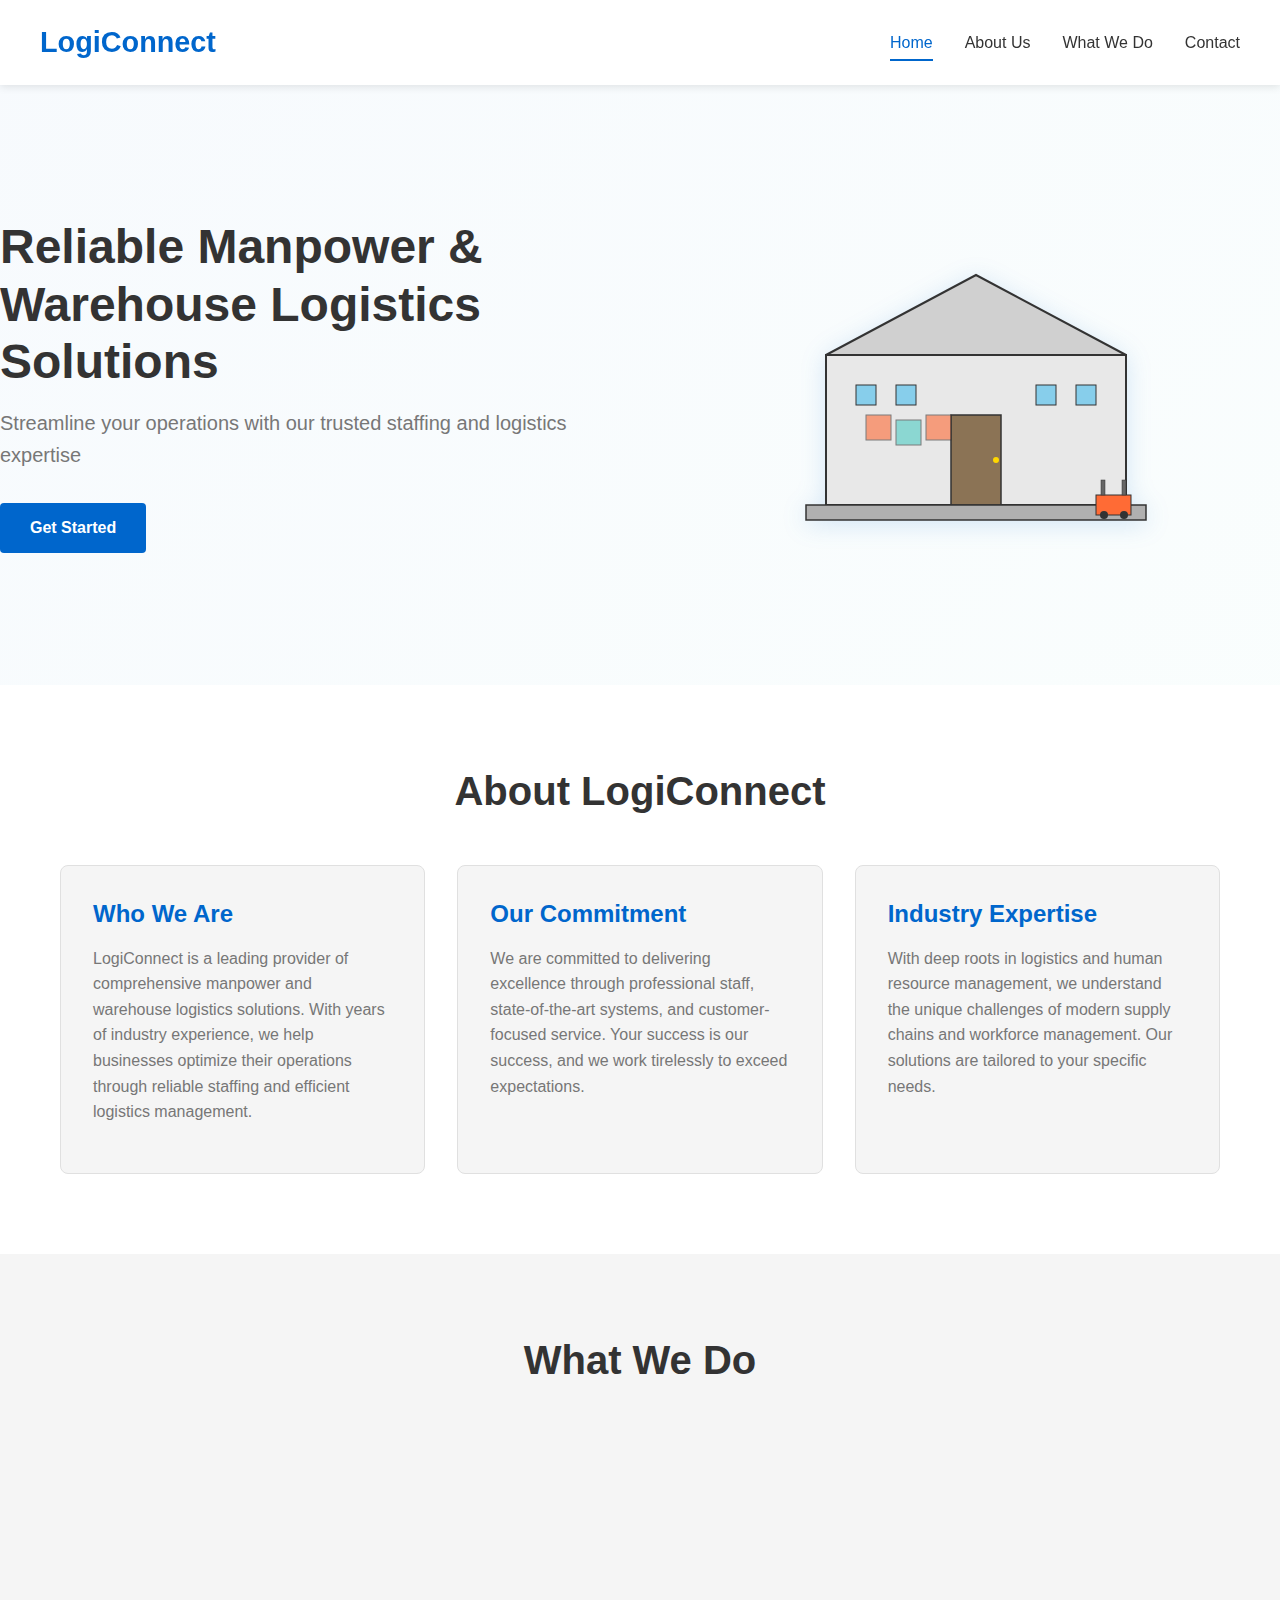
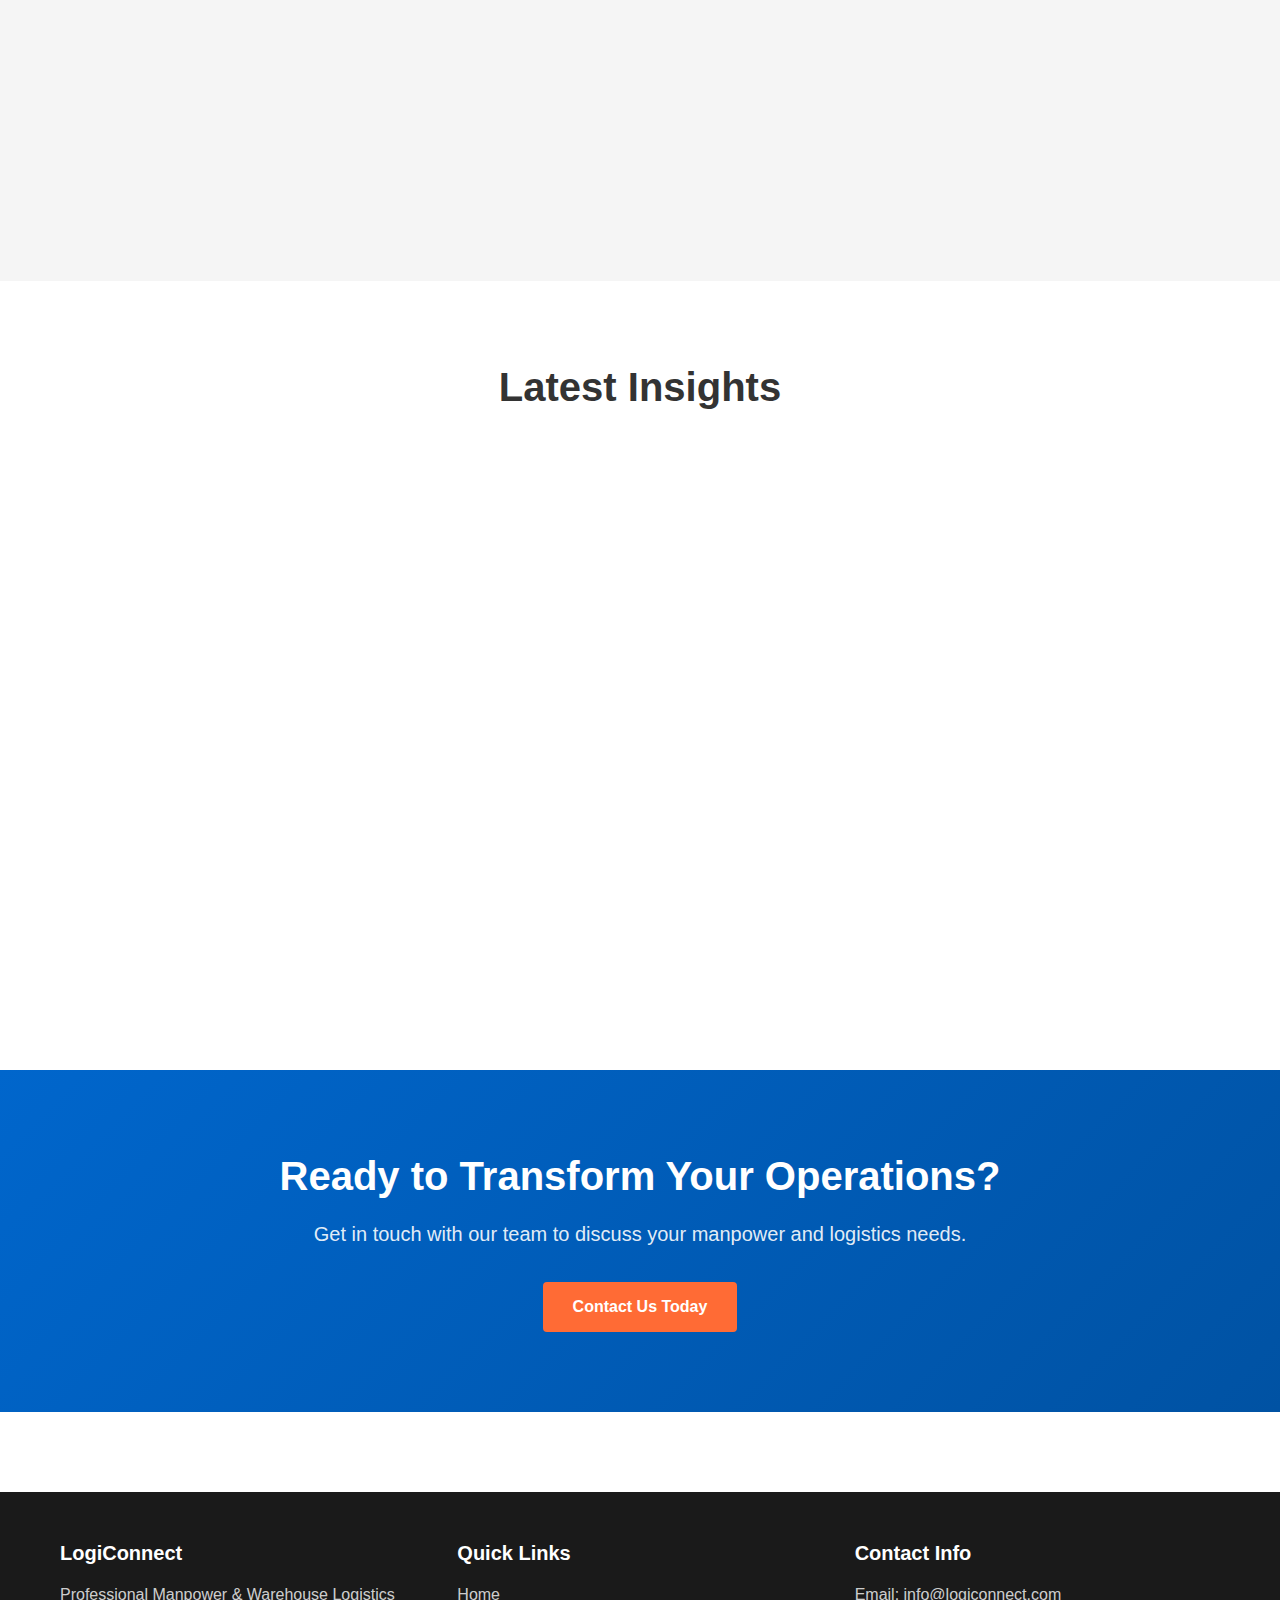
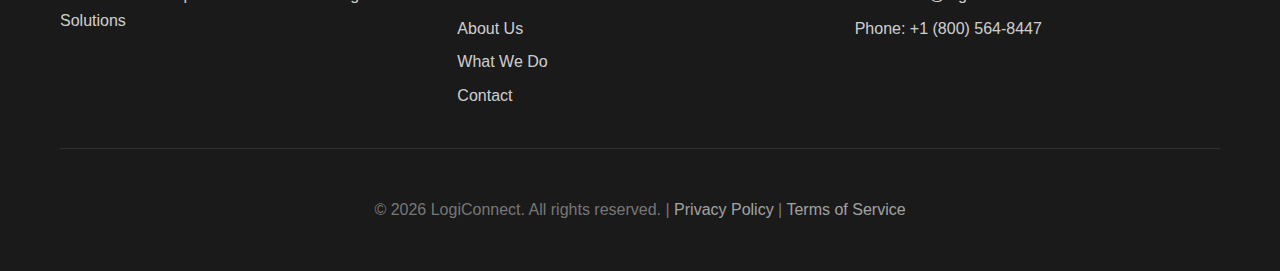
<file: index.html>
<!DOCTYPE html>
<html lang="en">
<head>
    <meta charset="UTF-8">
    <meta name="viewport" content="width=device-width, initial-scale=1.0">
    <meta name="description" content="LogiConnect - Professional Manpower & Warehouse Logistics Solutions">
    <meta name="keywords" content="warehouse, logistics, manpower supply, staffing">
    <meta name="author" content="LogiConnect">
    <title>LogiConnect | Manpower & Warehouse Logistics Solutions</title>
    <link rel="stylesheet" href="css/styles.css">
</head>
<body>
    <!-- Navigation Header -->
    <header class="navbar">
        <div class="container navbar-container">
            <div class="logo">
                <h1>LogiConnect</h1>
            </div>
            <button class="mobile-menu-btn" id="mobileMenuBtn">
                <span></span>
                <span></span>
                <span></span>
            </button>
            <nav class="nav-menu" id="navMenu">
                <a href="index.html" class="nav-link active">Home</a>
                <a href="about.html" class="nav-link">About Us</a>
                <a href="services.html" class="nav-link">What We Do</a>
                <a href="contact.html" class="nav-link">Contact</a>
            </nav>
        </div>
    </header>

    <!-- Hero Section -->
    <section class="hero">
        <div class="hero-content">
            <h2 class="hero-title">Reliable Manpower & Warehouse Logistics Solutions</h2>
            <p class="hero-subtitle">Streamline your operations with our trusted staffing and logistics expertise</p>
            <a href="contact.html" class="btn btn-primary">Get Started</a>
        </div>
        <div class="hero-image">
            <svg viewBox="0 0 400 300" xmlns="http://www.w3.org/2000/svg" class="warehouse-icon">
                <!-- Warehouse Building -->
                <rect x="50" y="120" width="300" height="150" fill="#E8E8E8" stroke="#333" stroke-width="2"/>
                
                <!-- Roof -->
                <polygon points="50,120 200,40 350,120" fill="#D0D0D0" stroke="#333" stroke-width="2"/>
                
                <!-- Main door -->
                <rect x="175" y="180" width="50" height="90" fill="#8B7355" stroke="#333" stroke-width="1.5"/>
                
                <!-- Door handle -->
                <circle cx="220" cy="225" r="3" fill="#FFD700"/>
                
                <!-- Windows/vents left section -->
                <rect x="80" y="150" width="20" height="20" fill="#87CEEB" stroke="#333" stroke-width="1"/>
                <rect x="120" y="150" width="20" height="20" fill="#87CEEB" stroke="#333" stroke-width="1"/>
                
                <!-- Windows/vents right section -->
                <rect x="260" y="150" width="20" height="20" fill="#87CEEB" stroke="#333" stroke-width="1"/>
                <rect x="300" y="150" width="20" height="20" fill="#87CEEB" stroke="#333" stroke-width="1"/>
                
                <!-- Loading dock -->
                <rect x="30" y="270" width="340" height="15" fill="#B0B0B0" stroke="#333" stroke-width="1.5"/>
                
                <!-- Forklift -->
                <g transform="translate(320, 260)">
                    <!-- Body -->
                    <rect x="0" y="0" width="35" height="20" fill="#FF6B35" stroke="#333" stroke-width="1"/>
                    <!-- Wheels -->
                    <circle cx="8" cy="20" r="4" fill="#333"/>
                    <circle cx="28" cy="20" r="4" fill="#333"/>
                    <!-- Forks -->
                    <rect x="5" y="-15" width="4" height="15" fill="#666" stroke="#333" stroke-width="0.5"/>
                    <rect x="26" y="-15" width="4" height="15" fill="#666" stroke="#333" stroke-width="0.5"/>
                </g>
                
                <!-- Stacked boxes inside -->
                <g opacity="0.6">
                    <rect x="90" y="180" width="25" height="25" fill="#FF6B35" stroke="#333" stroke-width="1"/>
                    <rect x="120" y="185" width="25" height="25" fill="#4ECDC4" stroke="#333" stroke-width="1"/>
                    <rect x="150" y="180" width="25" height="25" fill="#FF6B35" stroke="#333" stroke-width="1"/>
                </g>
            </svg>
        </div>
    </section>

    <!-- About Us Preview Section -->
    <section class="about-preview section-padding">
        <div class="container">
            <h2 class="section-title">About LogiConnect</h2>
            <div class="about-preview-grid">
                <div class="about-card">
                    <h3>Who We Are</h3>
                    <p>LogiConnect is a leading provider of comprehensive manpower and warehouse logistics solutions. With years of industry experience, we help businesses optimize their operations through reliable staffing and efficient logistics management.</p>
                </div>
                <div class="about-card">
                    <h3>Our Commitment</h3>
                    <p>We are committed to delivering excellence through professional staff, state-of-the-art systems, and customer-focused service. Your success is our success, and we work tirelessly to exceed expectations.</p>
                </div>
                <div class="about-card">
                    <h3>Industry Expertise</h3>
                    <p>With deep roots in logistics and human resource management, we understand the unique challenges of modern supply chains and workforce management. Our solutions are tailored to your specific needs.</p>
                </div>
            </div>
        </div>
    </section>

    <!-- Services Preview Section -->
    <section class="services-preview section-padding bg-light">
        <div class="container">
            <h2 class="section-title">What We Do</h2>
            <div class="services-grid">
                <div class="service-card fade-in-on-scroll">
                    <div class="service-icon">
                        <svg viewBox="0 0 100 100" xmlns="http://www.w3.org/2000/svg">
                            <!-- Person icon -->
                            <circle cx="50" cy="25" r="12" fill="#0066CC" stroke="#333" stroke-width="1.5"/>
                            <path d="M 30 45 Q 50 35 70 45 L 65 65 L 35 65 Z" fill="#0066CC" stroke="#333" stroke-width="1.5"/>
                        </svg>
                    </div>
                    <h3>Manpower Supply</h3>
                    <p>Trained, vetted professionals ready to join your team. From temporary staffing to permanent placements, we provide the skilled workforce your business needs.</p>
                    <a href="services.html" class="service-link">Learn More →</a>
                </div>

                <div class="service-card fade-in-on-scroll">
                    <div class="service-icon">
                        <svg viewBox="0 0 100 100" xmlns="http://www.w3.org/2000/svg">
                            <!-- Warehouse icon -->
                            <rect x="20" y="35" width="60" height="45" fill="#0066CC" stroke="#333" stroke-width="1.5"/>
                            <polygon points="20,35 50,15 80,35" fill="#0066CC" stroke="#333" stroke-width="1.5"/>
                            <line x1="35" y1="35" x2="35" y2="80" stroke="#333" stroke-width="1"/>
                            <line x1="50" y1="35" x2="50" y2="80" stroke="#333" stroke-width="1"/>
                            <line x1="65" y1="35" x2="65" y2="80" stroke="#333" stroke-width="1"/>
                        </svg>
                    </div>
                    <h3>Warehouse & Logistics Operations</h3>
                    <p>Complete warehouse management solutions including inventory control, order fulfillment, and dispatch services. Optimized for efficiency and accuracy.</p>
                    <a href="services.html" class="service-link">Learn More →</a>
                </div>
            </div>
        </div>
    </section>

    <!-- Blog/Resources Section -->
    <section class="blog-section section-padding">
        <div class="container">
            <h2 class="section-title">Latest Insights</h2>
            <div class="blog-grid">
                <article class="blog-card fade-in-on-scroll">
                    <div class="blog-image-placeholder">
                        <svg viewBox="0 0 300 200" xmlns="http://www.w3.org/2000/svg">
                            <rect width="300" height="200" fill="#F0F0F0"/>
                            <text x="150" y="100" font-size="16" text-anchor="middle" fill="#999">Logistics Insight</text>
                        </svg>
                    </div>
                    <div class="blog-content">
                        <span class="blog-date">January 28, 2026</span>
                        <h3>The Future of Modern Warehouse Management</h3>
                        <p>Explore the latest technologies and best practices shaping the warehouse industry. From automation to data analytics, discover how modern solutions improve efficiency and reduce costs.</p>
                        <a href="#" class="read-more">Read More →</a>
                    </div>
                </article>

                <article class="blog-card fade-in-on-scroll">
                    <div class="blog-image-placeholder">
                        <svg viewBox="0 0 300 200" xmlns="http://www.w3.org/2000/svg">
                            <rect width="300" height="200" fill="#F0F0F0"/>
                            <text x="150" y="100" font-size="16" text-anchor="middle" fill="#999">Workforce Solutions</text>
                        </svg>
                    </div>
                    <div class="blog-content">
                        <span class="blog-date">January 21, 2026</span>
                        <h3>Building a Flexible and Reliable Workforce</h3>
                        <p>A skilled and adaptable workforce is key to business success. Learn how to attract top talent, maintain employee satisfaction, and create a culture of excellence in your organization.</p>
                        <a href="#" class="read-more">Read More →</a>
                    </div>
                </article>

                <article class="blog-card fade-in-on-scroll">
                    <div class="blog-image-placeholder">
                        <svg viewBox="0 0 300 200" xmlns="http://www.w3.org/2000/svg">
                            <rect width="300" height="200" fill="#F0F0F0"/>
                            <text x="150" y="100" font-size="16" text-anchor="middle" fill="#999">Supply Chain</text>
                        </svg>
                    </div>
                    <div class="blog-content">
                        <span class="blog-date">January 14, 2026</span>
                        <h3>Supply Chain Optimization: Strategies for Success</h3>
                        <p>Streamline your supply chain operations with proven strategies. Discover how to reduce lead times, minimize inventory costs, and enhance overall operational efficiency.</p>
                        <a href="#" class="read-more">Read More →</a>
                    </div>
                </article>
            </div>
        </div>
    </section>

    <!-- CTA Section -->
    <section class="cta-section">
        <div class="container cta-content">
            <h2>Ready to Transform Your Operations?</h2>
            <p>Get in touch with our team to discuss your manpower and logistics needs.</p>
            <a href="contact.html" class="btn btn-secondary">Contact Us Today</a>
        </div>
    </section>

    <!-- Footer -->
    <footer class="footer">
        <div class="container">
            <div class="footer-grid">
                <div class="footer-section">
                    <h4>LogiConnect</h4>
                    <p>Professional Manpower & Warehouse Logistics Solutions</p>
                </div>
                <div class="footer-section">
                    <h4>Quick Links</h4>
                    <ul>
                        <li><a href="index.html">Home</a></li>
                        <li><a href="about.html">About Us</a></li>
                        <li><a href="services.html">What We Do</a></li>
                        <li><a href="contact.html">Contact</a></li>
                    </ul>
                </div>
                <div class="footer-section">
                    <h4>Contact Info</h4>
                    <p>Email: <a href="mailto:info@logiconnect.com">info@logiconnect.com</a></p>
                    <p>Phone: <a href="tel:+1-800-LOGISTICS">+1 (800) 564-8447</a></p>
                </div>
            </div>
            <div class="footer-bottom">
                <p>&copy; 2026 LogiConnect. All rights reserved. | <a href="#">Privacy Policy</a> | <a href="#">Terms of Service</a></p>
            </div>
        </div>
    </footer>

    <script src="js/script.js"></script>
</body>
</html>
</file>
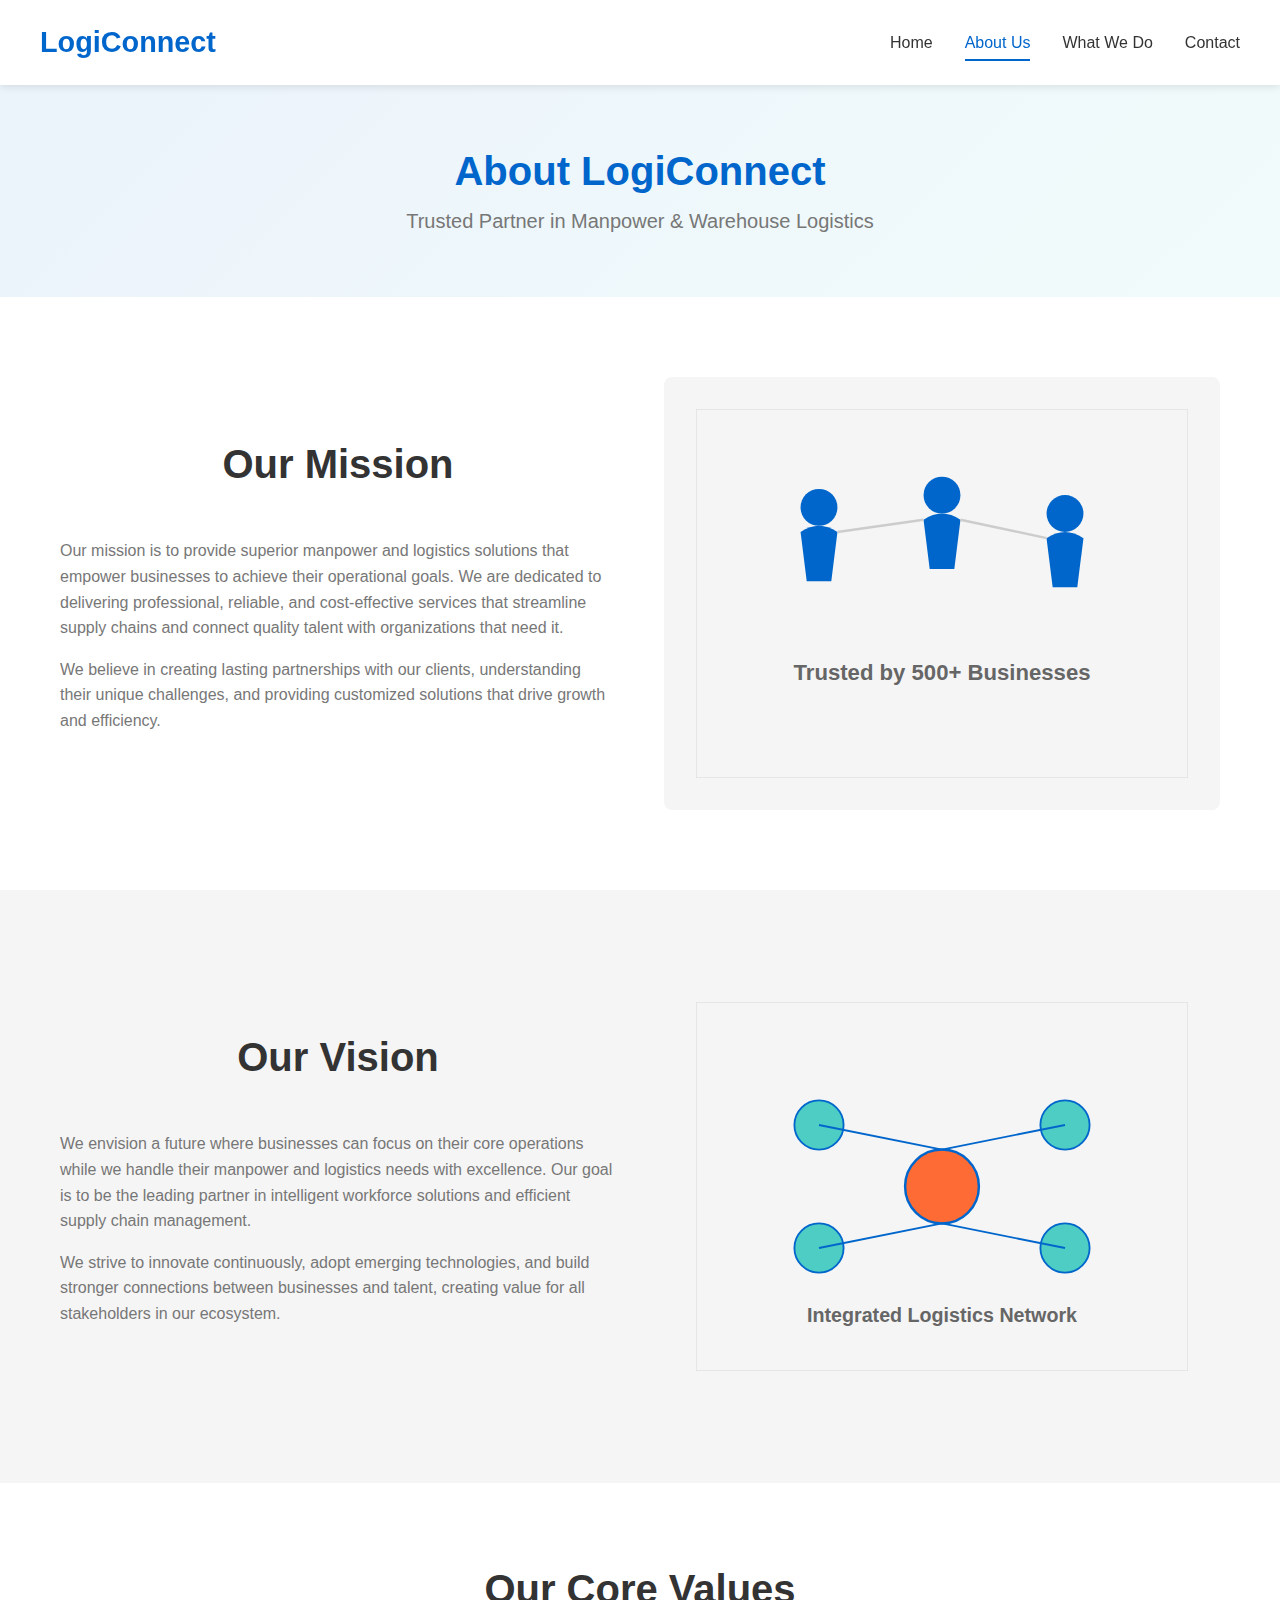
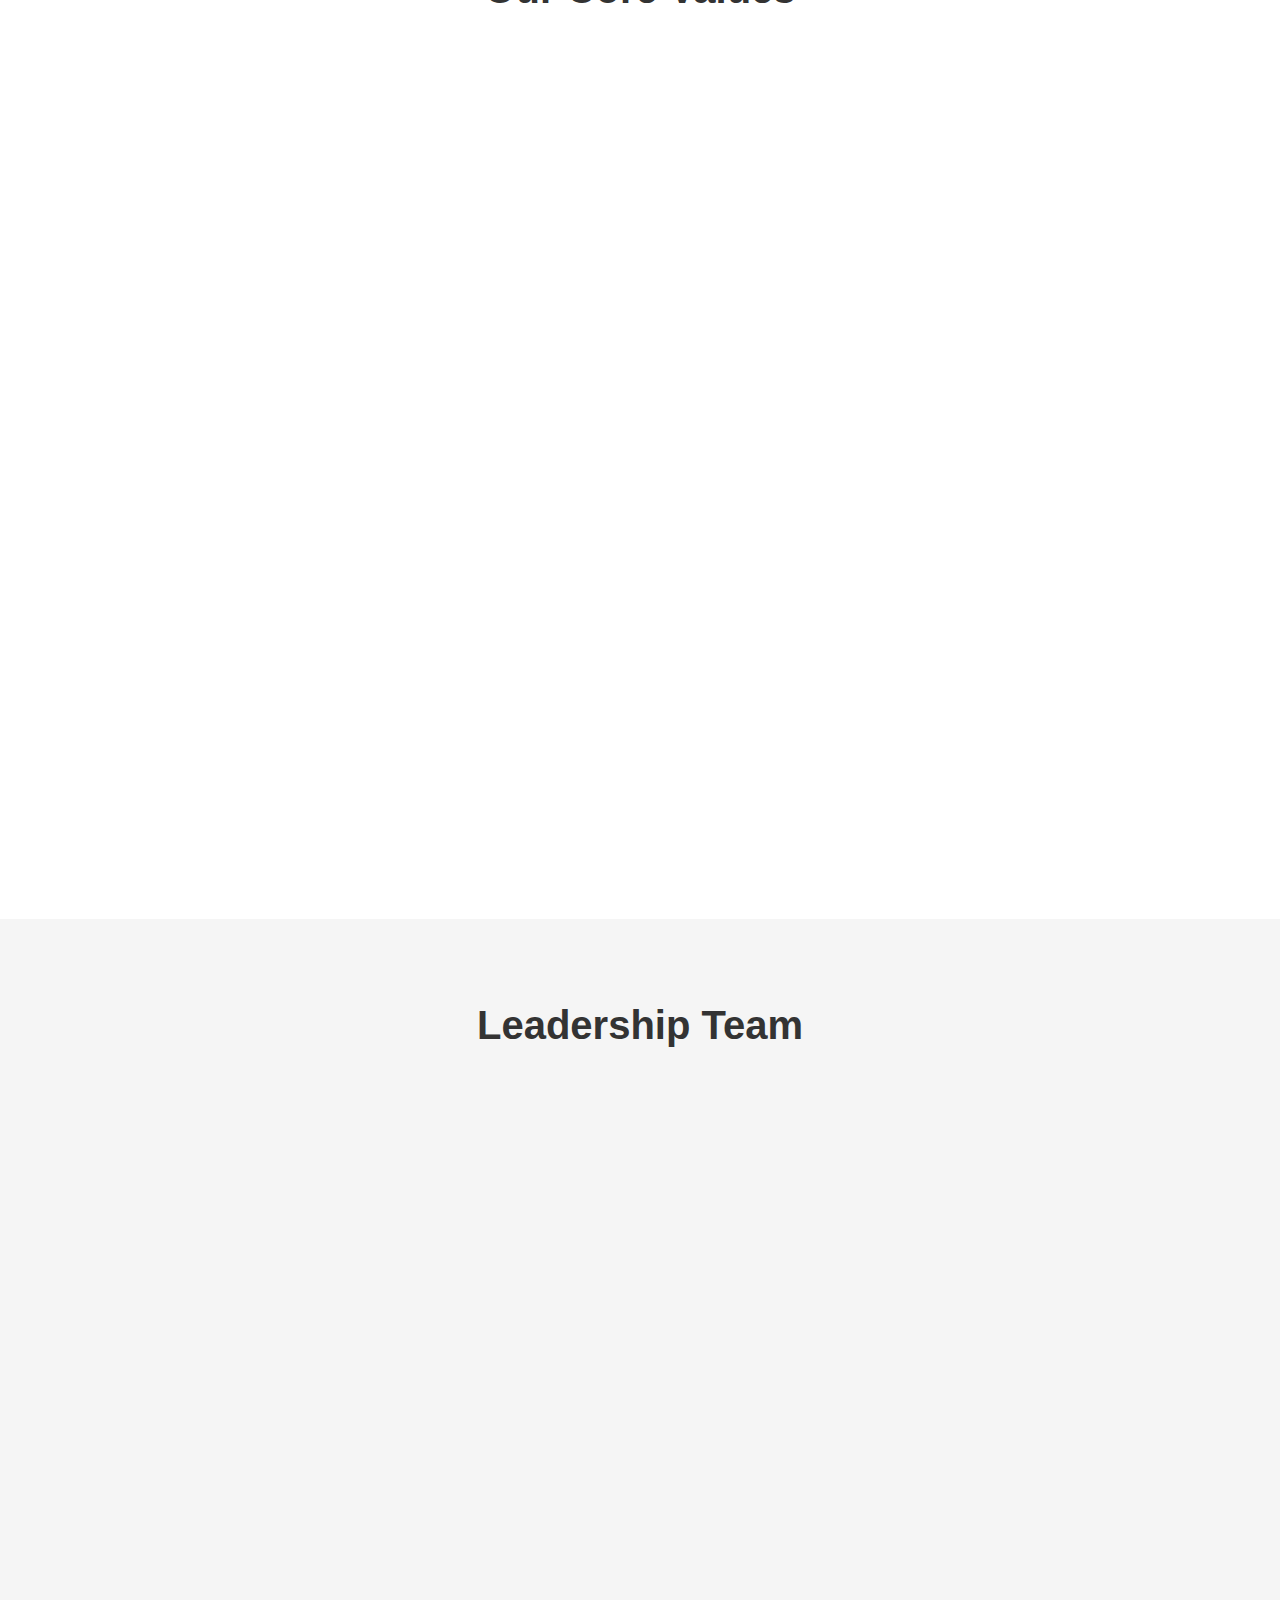
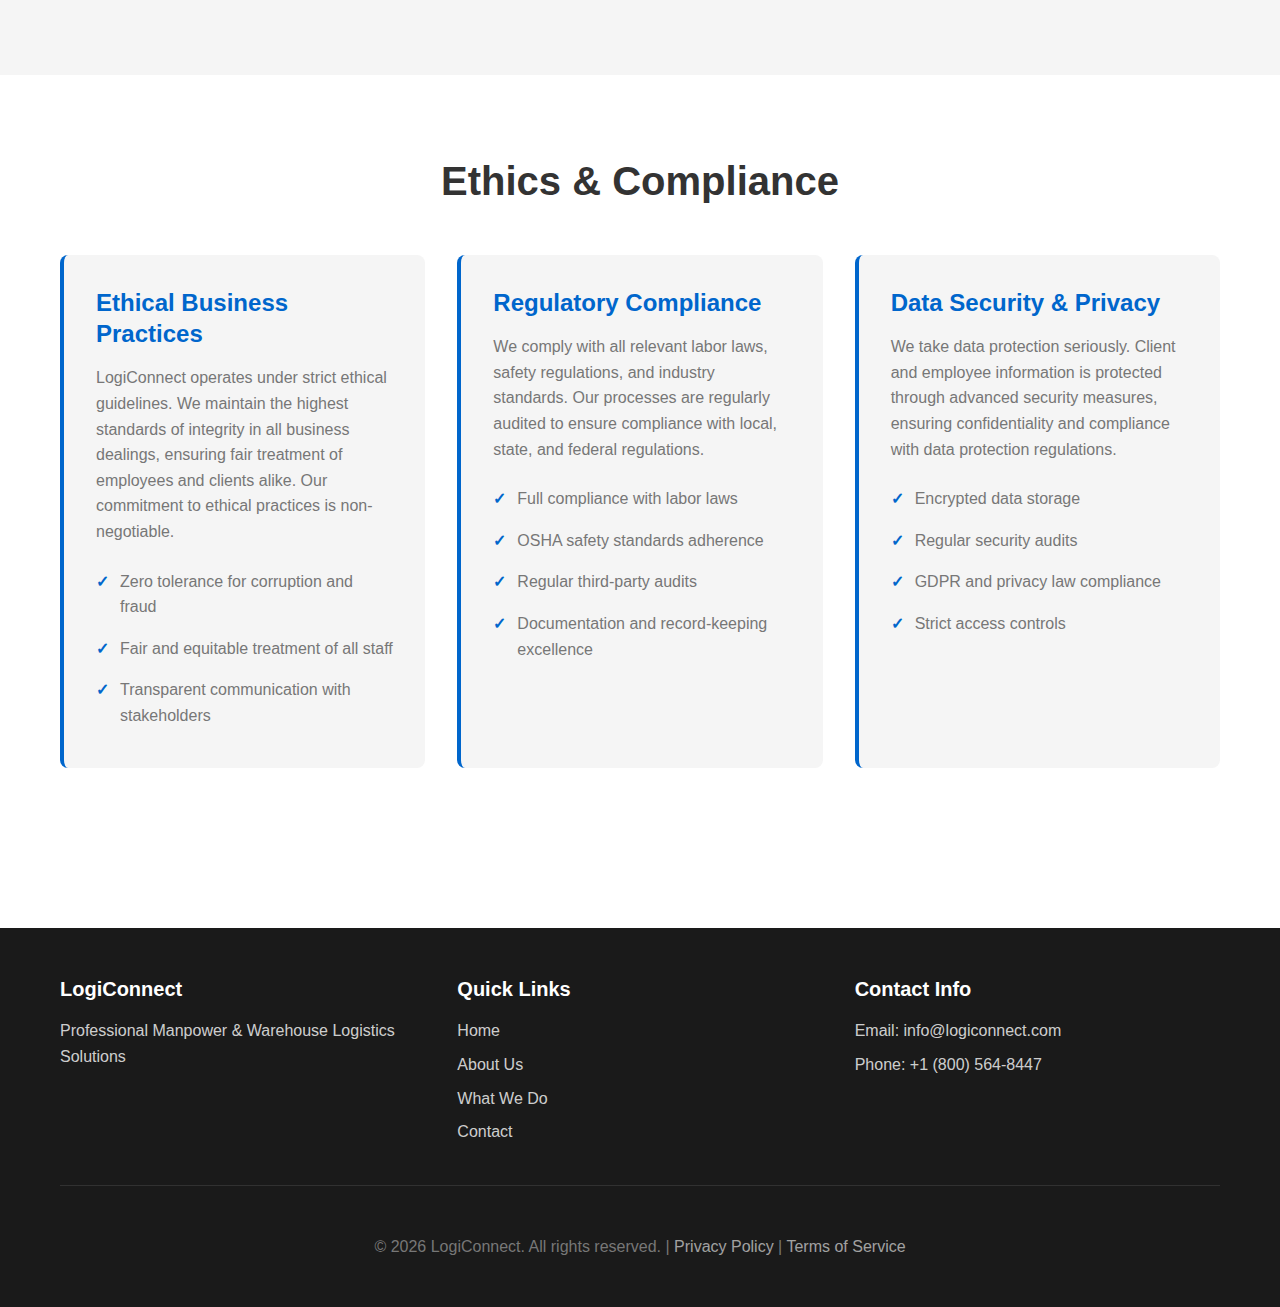
<file: about.html>
<!DOCTYPE html>
<html lang="en">
<head>
    <meta charset="UTF-8">
    <meta name="viewport" content="width=device-width, initial-scale=1.0">
    <meta name="description" content="About LogiConnect - Our Mission, Vision, and Values">
    <meta name="keywords" content="about us, mission, vision, values, logistics company">
    <title>About Us | LogiConnect</title>
    <link rel="stylesheet" href="css/styles.css">
</head>
<body>
    <!-- Navigation Header -->
    <header class="navbar">
        <div class="container navbar-container">
            <div class="logo">
                <h1>LogiConnect</h1>
            </div>
            <button class="mobile-menu-btn" id="mobileMenuBtn">
                <span></span>
                <span></span>
                <span></span>
            </button>
            <nav class="nav-menu" id="navMenu">
                <a href="index.html" class="nav-link">Home</a>
                <a href="about.html" class="nav-link active">About Us</a>
                <a href="services.html" class="nav-link">What We Do</a>
                <a href="contact.html" class="nav-link">Contact</a>
            </nav>
        </div>
    </header>

    <!-- Page Hero -->
    <section class="page-hero">
        <div class="container">
            <h2 class="page-title">About LogiConnect</h2>
            <p class="page-subtitle">Trusted Partner in Manpower & Warehouse Logistics</p>
        </div>
    </section>

    <!-- Mission Section -->
    <section class="section-padding">
        <div class="container">
            <div class="two-column">
                <div class="content">
                    <h2 class="section-title">Our Mission</h2>
                    <p>Our mission is to provide superior manpower and logistics solutions that empower businesses to achieve their operational goals. We are dedicated to delivering professional, reliable, and cost-effective services that streamline supply chains and connect quality talent with organizations that need it.</p>
                    <p>We believe in creating lasting partnerships with our clients, understanding their unique challenges, and providing customized solutions that drive growth and efficiency.</p>
                </div>
                <div class="image-placeholder">
                    <svg viewBox="0 0 400 300" xmlns="http://www.w3.org/2000/svg">
                        <rect width="400" height="300" fill="#F5F5F5" stroke="#DDD" stroke-width="1"/>
                        <!-- Team silhouettes -->
                        <circle cx="100" cy="80" r="15" fill="#0066CC"/>
                        <path d="M 85 100 Q 100 90 115 100 L 110 140 L 90 140 Z" fill="#0066CC"/>
                        
                        <circle cx="200" cy="70" r="15" fill="#0066CC"/>
                        <path d="M 185 90 Q 200 80 215 90 L 210 130 L 190 130 Z" fill="#0066CC"/>
                        
                        <circle cx="300" cy="85" r="15" fill="#0066CC"/>
                        <path d="M 285 105 Q 300 95 315 105 L 310 145 L 290 145 Z" fill="#0066CC"/>
                        
                        <!-- Connection lines -->
                        <line x1="115" y1="100" x2="185" y2="90" stroke="#CCC" stroke-width="2"/>
                        <line x1="215" y1="90" x2="285" y2="105" stroke="#CCC" stroke-width="2"/>
                        
                        <!-- Growth indicator -->
                        <text x="200" y="220" font-size="18" font-weight="bold" text-anchor="middle" fill="#666">Trusted by 500+ Businesses</text>
                    </svg>
                </div>
            </div>
        </div>
    </section>

    <!-- Vision Section -->
    <section class="section-padding bg-light">
        <div class="container">
            <div class="two-column reverse">
                <div class="image-placeholder">
                    <svg viewBox="0 0 400 300" xmlns="http://www.w3.org/2000/svg">
                        <rect width="400" height="300" fill="#F5F5F5" stroke="#DDD" stroke-width="1"/>
                        <!-- Future vision - connected network -->
                        <circle cx="200" cy="150" r="30" fill="#FF6B35" stroke="#0066CC" stroke-width="2"/>
                        <circle cx="100" cy="100" r="20" fill="#4ECDC4" stroke="#0066CC" stroke-width="1.5"/>
                        <circle cx="300" cy="100" r="20" fill="#4ECDC4" stroke="#0066CC" stroke-width="1.5"/>
                        <circle cx="100" cy="200" r="20" fill="#4ECDC4" stroke="#0066CC" stroke-width="1.5"/>
                        <circle cx="300" cy="200" r="20" fill="#4ECDC4" stroke="#0066CC" stroke-width="1.5"/>
                        
                        <!-- Connection lines -->
                        <line x1="200" y1="120" x2="100" y2="100" stroke="#0066CC" stroke-width="1.5"/>
                        <line x1="200" y1="120" x2="300" y2="100" stroke="#0066CC" stroke-width="1.5"/>
                        <line x1="200" y1="180" x2="100" y2="200" stroke="#0066CC" stroke-width="1.5"/>
                        <line x1="200" y1="180" x2="300" y2="200" stroke="#0066CC" stroke-width="1.5"/>
                        
                        <text x="200" y="260" font-size="16" font-weight="bold" text-anchor="middle" fill="#666">Integrated Logistics Network</text>
                    </svg>
                </div>
                <div class="content">
                    <h2 class="section-title">Our Vision</h2>
                    <p>We envision a future where businesses can focus on their core operations while we handle their manpower and logistics needs with excellence. Our goal is to be the leading partner in intelligent workforce solutions and efficient supply chain management.</p>
                    <p>We strive to innovate continuously, adopt emerging technologies, and build stronger connections between businesses and talent, creating value for all stakeholders in our ecosystem.</p>
                </div>
            </div>
        </div>
    </section>

    <!-- Values Section -->
    <section class="section-padding">
        <div class="container">
            <h2 class="section-title text-center">Our Core Values</h2>
            <div class="values-grid">
                <div class="value-card fade-in-on-scroll">
                    <div class="value-icon">
                        <svg viewBox="0 0 100 100" xmlns="http://www.w3.org/2000/svg">
                            <!-- Trust/handshake -->
                            <path d="M 30 50 Q 30 30 50 30 Q 70 30 70 50" fill="none" stroke="#0066CC" stroke-width="3"/>
                            <circle cx="35" cy="60" r="8" fill="#0066CC"/>
                            <circle cx="65" cy="60" r="8" fill="#0066CC"/>
                            <path d="M 35 68 L 35 80 M 65 68 L 65 80" stroke="#0066CC" stroke-width="2"/>
                        </svg>
                    </div>
                    <h3>Trust & Integrity</h3>
                    <p>We build relationships based on honesty, transparency, and accountability. Every promise we make is one we keep.</p>
                </div>

                <div class="value-card fade-in-on-scroll">
                    <div class="value-icon">
                        <svg viewBox="0 0 100 100" xmlns="http://www.w3.org/2000/svg">
                            <!-- Excellence/star -->
                            <polygon points="50,15 61,40 88,40 67,58 78,83 50,65 22,83 33,58 12,40 39,40" fill="#0066CC"/>
                        </svg>
                    </div>
                    <h3>Excellence</h3>
                    <p>We are committed to delivering exceptional quality in everything we do, continuously improving our services and processes.</p>
                </div>

                <div class="value-card fade-in-on-scroll">
                    <div class="value-icon">
                        <svg viewBox="0 0 100 100" xmlns="http://www.w3.org/2000/svg">
                            <!-- Innovation -->
                            <circle cx="50" cy="50" r="30" fill="none" stroke="#0066CC" stroke-width="2"/>
                            <path d="M 50 20 L 50 80 M 20 50 L 80 50" stroke="#0066CC" stroke-width="2"/>
                            <circle cx="50" cy="50" r="8" fill="#0066CC"/>
                        </svg>
                    </div>
                    <h3>Innovation</h3>
                    <p>We embrace new technologies and methodologies to provide cutting-edge solutions that give our clients a competitive edge.</p>
                </div>

                <div class="value-card fade-in-on-scroll">
                    <div class="value-icon">
                        <svg viewBox="0 0 100 100" xmlns="http://www.w3.org/2000/svg">
                            <!-- Teamwork/people -->
                            <circle cx="30" cy="35" r="12" fill="#0066CC"/>
                            <path d="M 18 50 Q 30 42 42 50 L 40 70 L 20 70 Z" fill="#0066CC"/>
                            
                            <circle cx="50" cy="30" r="12" fill="#0066CC"/>
                            <path d="M 38 45 Q 50 37 62 45 L 60 65 L 40 65 Z" fill="#0066CC"/>
                            
                            <circle cx="70" cy="35" r="12" fill="#0066CC"/>
                            <path d="M 58 50 Q 70 42 82 50 L 80 70 L 60 70 Z" fill="#0066CC"/>
                        </svg>
                    </div>
                    <h3>Teamwork</h3>
                    <p>We believe in collaboration and mutual respect, working as one team with our clients and staff to achieve shared success.</p>
                </div>

                <div class="value-card fade-in-on-scroll">
                    <div class="value-icon">
                        <svg viewBox="0 0 100 100" xmlns="http://www.w3.org/2000/svg">
                            <!-- Customer focus/heart -->
                            <path d="M 50 85 C 30 75 20 60 20 45 C 20 35 28 28 35 28 C 42 28 50 35 50 35 C 50 35 58 28 65 28 C 72 28 80 35 80 45 C 80 60 70 75 50 85 Z" fill="#0066CC"/>
                        </svg>
                    </div>
                    <h3>Customer Focus</h3>
                    <p>Our clients are at the heart of everything we do. We listen to their needs and tailor solutions that drive real results.</p>
                </div>

                <div class="value-card fade-in-on-scroll">
                    <div class="value-icon">
                        <svg viewBox="0 0 100 100" xmlns="http://www.w3.org/2000/svg">
                            <!-- Sustainability/leaf -->
                            <ellipse cx="50" cy="45" rx="15" ry="25" fill="#0066CC"/>
                            <ellipse cx="50" cy="45" rx="8" ry="15" fill="#F5F5F5"/>
                            <path d="M 50 20 Q 45 35 50 70" stroke="#0066CC" stroke-width="2" fill="none"/>
                        </svg>
                    </div>
                    <h3>Sustainability</h3>
                    <p>We are committed to responsible business practices that benefit our communities and protect the environment for future generations.</p>
                </div>
            </div>
        </div>
    </section>

    <!-- Leadership Section -->
    <section class="section-padding bg-light">
        <div class="container">
            <h2 class="section-title text-center">Leadership Team</h2>
            <div class="team-grid">
                <div class="team-card fade-in-on-scroll">
                    <div class="team-image">
                        <svg viewBox="0 0 200 220" xmlns="http://www.w3.org/2000/svg">
                            <rect width="200" height="220" fill="#E8E8E8"/>
                            <circle cx="100" cy="60" r="40" fill="#0066CC"/>
                            <path d="M 60 110 Q 100 95 140 110 L 135 170 L 65 170 Z" fill="#0066CC"/>
                        </svg>
                    </div>
                    <h3>John Mitchell</h3>
                    <p class="role">Chief Executive Officer</p>
                    <p>With 20+ years in logistics and supply chain management, John leads LogiConnect with vision and strategic direction.</p>
                </div>

                <div class="team-card fade-in-on-scroll">
                    <div class="team-image">
                        <svg viewBox="0 0 200 220" xmlns="http://www.w3.org/2000/svg">
                            <rect width="200" height="220" fill="#E8E8E8"/>
                            <circle cx="100" cy="60" r="40" fill="#FF6B35"/>
                            <path d="M 60 110 Q 100 95 140 110 L 135 170 L 65 170 Z" fill="#FF6B35"/>
                        </svg>
                    </div>
                    <h3>Sarah Johnson</h3>
                    <p class="role">Director of Operations</p>
                    <p>Sarah oversees all operational aspects with 15 years of experience in warehouse management and process optimization.</p>
                </div>

                <div class="team-card fade-in-on-scroll">
                    <div class="team-image">
                        <svg viewBox="0 0 200 220" xmlns="http://www.w3.org/2000/svg">
                            <rect width="200" height="220" fill="#E8E8E8"/>
                            <circle cx="100" cy="60" r="40" fill="#4ECDC4"/>
                            <path d="M 60 110 Q 100 95 140 110 L 135 170 L 65 170 Z" fill="#4ECDC4"/>
                        </svg>
                    </div>
                    <h3>Michael Chen</h3>
                    <p class="role">Head of Human Resources</p>
                    <p>Michael brings expertise in talent acquisition and workforce development, ensuring we deliver top-quality staffing solutions.</p>
                </div>
            </div>
        </div>
    </section>

    <!-- Ethics & Compliance Section -->
    <section class="section-padding">
        <div class="container">
            <h2 class="section-title text-center">Ethics & Compliance</h2>
            <div class="compliance-content">
                <div class="compliance-card">
                    <h3>Ethical Business Practices</h3>
                    <p>LogiConnect operates under strict ethical guidelines. We maintain the highest standards of integrity in all business dealings, ensuring fair treatment of employees and clients alike. Our commitment to ethical practices is non-negotiable.</p>
                    <ul class="compliance-list">
                        <li>Zero tolerance for corruption and fraud</li>
                        <li>Fair and equitable treatment of all staff</li>
                        <li>Transparent communication with stakeholders</li>
                    </ul>
                </div>

                <div class="compliance-card">
                    <h3>Regulatory Compliance</h3>
                    <p>We comply with all relevant labor laws, safety regulations, and industry standards. Our processes are regularly audited to ensure compliance with local, state, and federal regulations.</p>
                    <ul class="compliance-list">
                        <li>Full compliance with labor laws</li>
                        <li>OSHA safety standards adherence</li>
                        <li>Regular third-party audits</li>
                        <li>Documentation and record-keeping excellence</li>
                    </ul>
                </div>

                <div class="compliance-card">
                    <h3>Data Security & Privacy</h3>
                    <p>We take data protection seriously. Client and employee information is protected through advanced security measures, ensuring confidentiality and compliance with data protection regulations.</p>
                    <ul class="compliance-list">
                        <li>Encrypted data storage</li>
                        <li>Regular security audits</li>
                        <li>GDPR and privacy law compliance</li>
                        <li>Strict access controls</li>
                    </ul>
                </div>
            </div>
        </div>
    </section>

    <!-- Footer -->
    <footer class="footer">
        <div class="container">
            <div class="footer-grid">
                <div class="footer-section">
                    <h4>LogiConnect</h4>
                    <p>Professional Manpower & Warehouse Logistics Solutions</p>
                </div>
                <div class="footer-section">
                    <h4>Quick Links</h4>
                    <ul>
                        <li><a href="index.html">Home</a></li>
                        <li><a href="about.html">About Us</a></li>
                        <li><a href="services.html">What We Do</a></li>
                        <li><a href="contact.html">Contact</a></li>
                    </ul>
                </div>
                <div class="footer-section">
                    <h4>Contact Info</h4>
                    <p>Email: <a href="mailto:info@logiconnect.com">info@logiconnect.com</a></p>
                    <p>Phone: <a href="tel:+1-800-LOGISTICS">+1 (800) 564-8447</a></p>
                </div>
            </div>
            <div class="footer-bottom">
                <p>&copy; 2026 LogiConnect. All rights reserved. | <a href="#">Privacy Policy</a> | <a href="#">Terms of Service</a></p>
            </div>
        </div>
    </footer>

    <script src="js/script.js"></script>
</body>
</html>
</file>
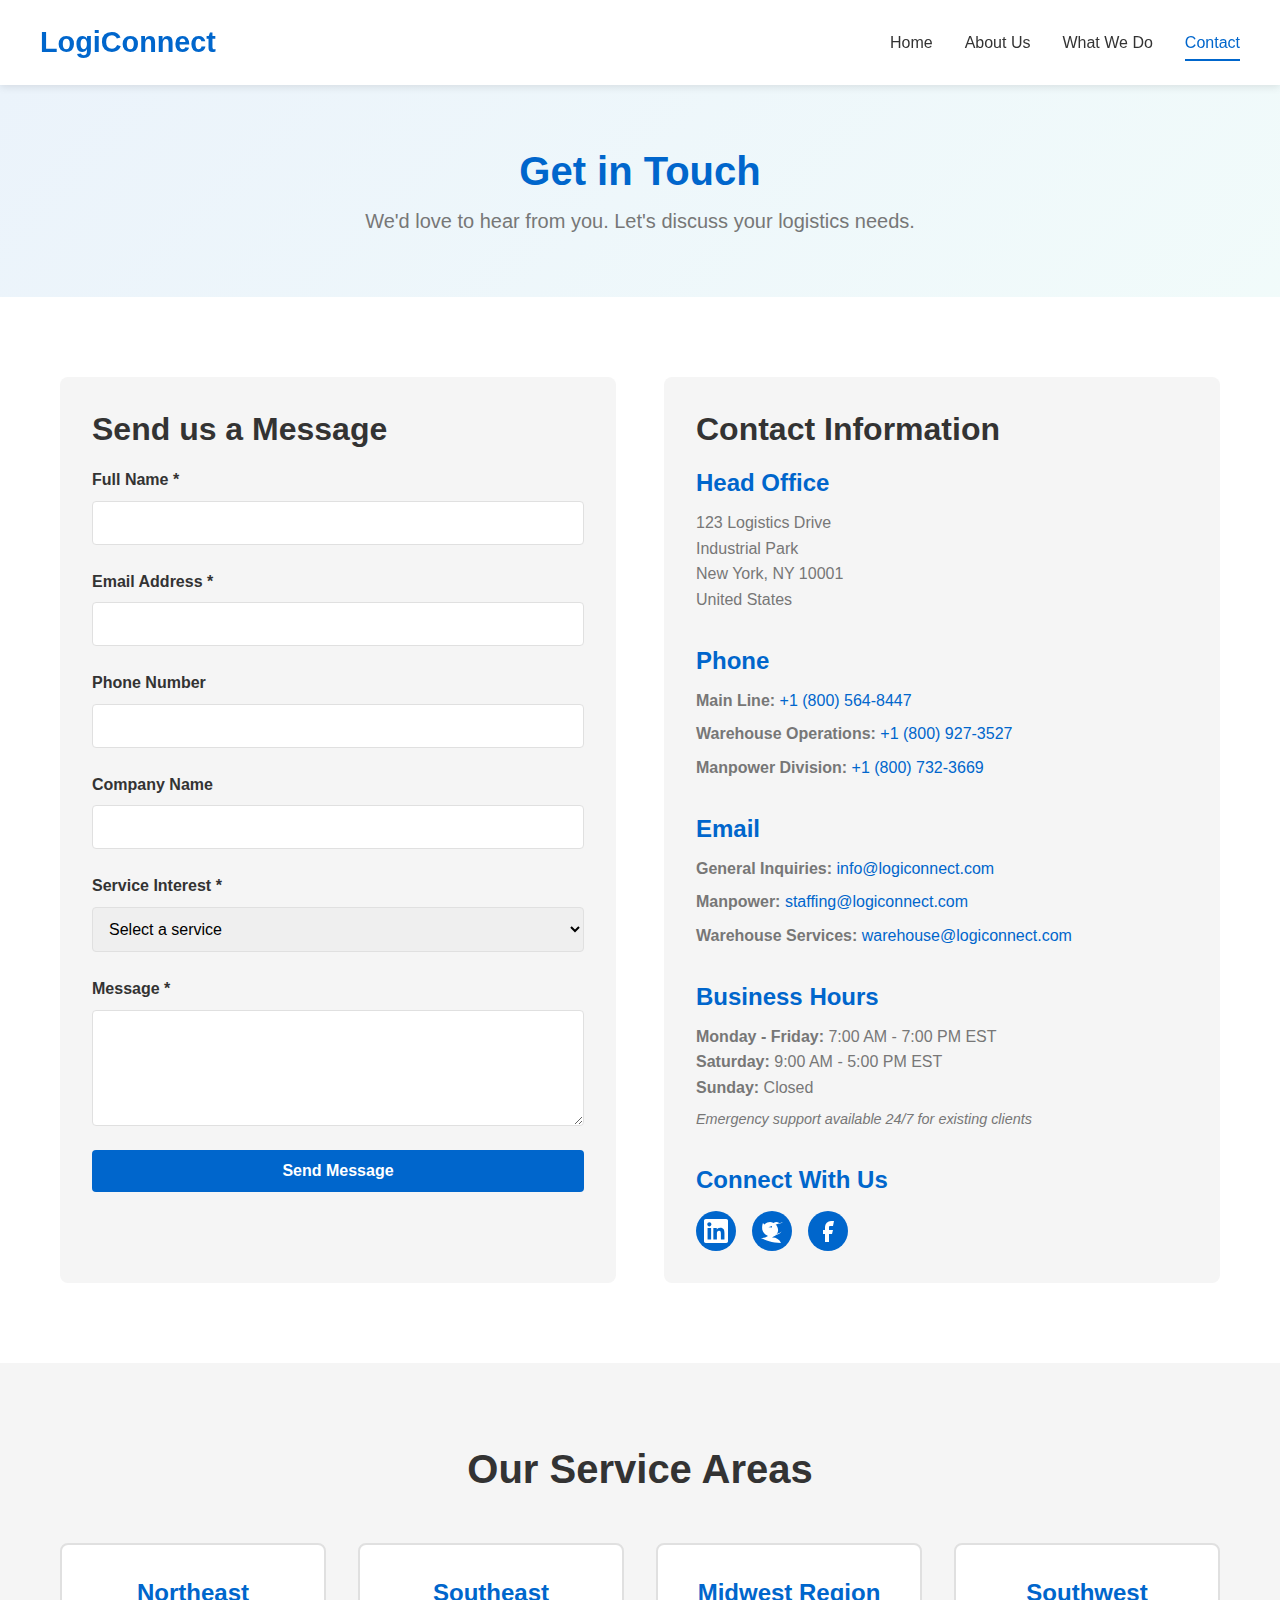
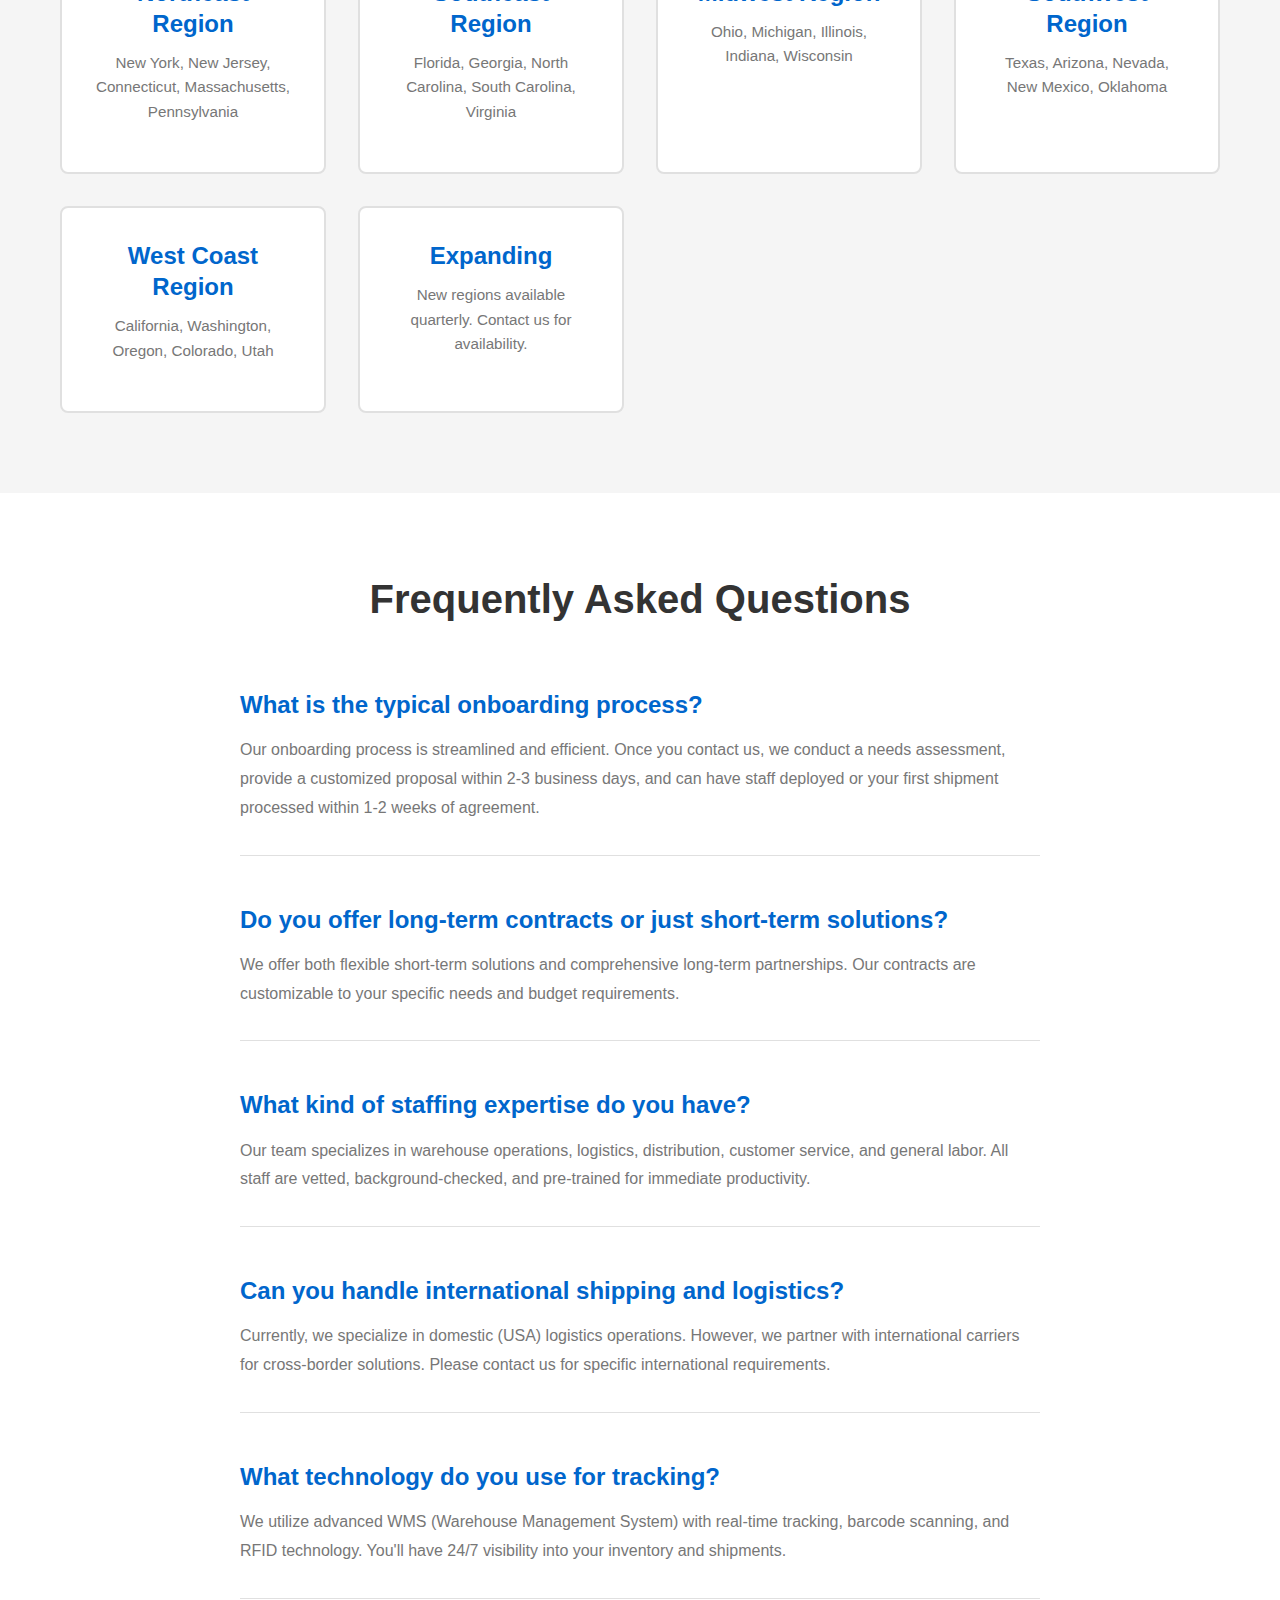
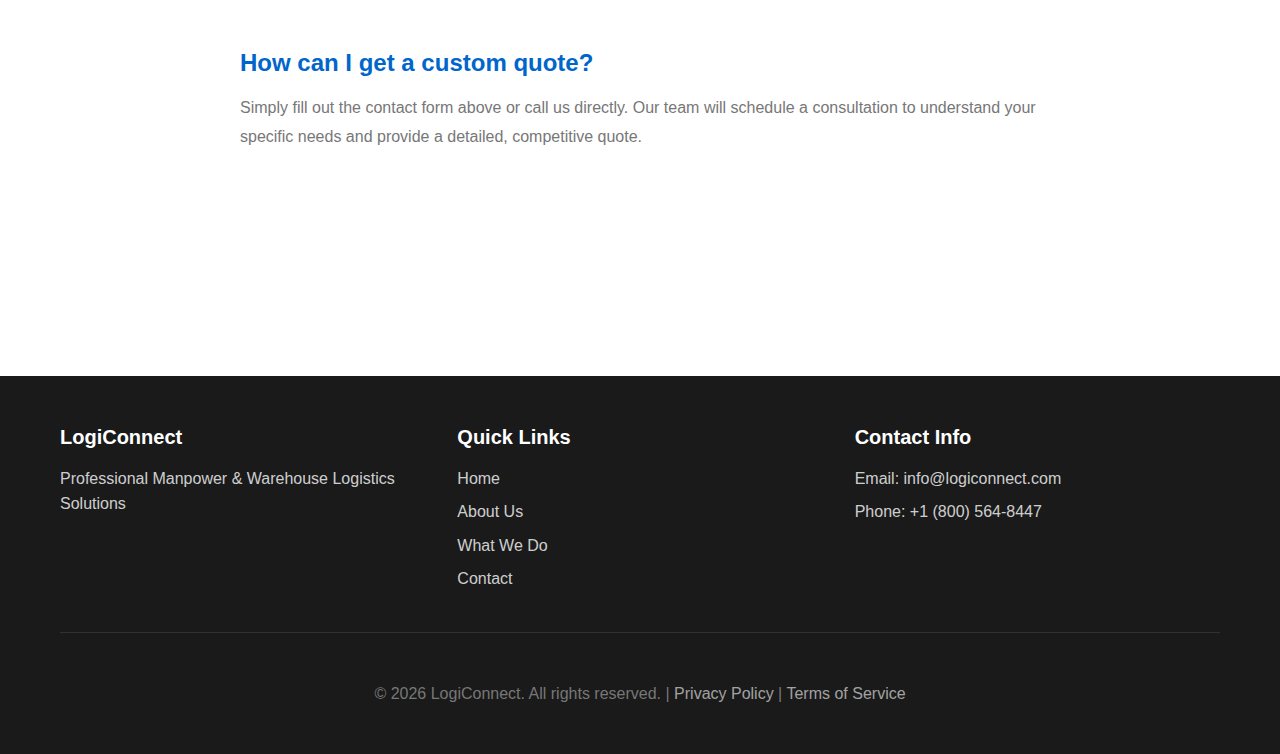
<file: contact.html>
<!DOCTYPE html>
<html lang="en">
<head>
    <meta charset="UTF-8">
    <meta name="viewport" content="width=device-width, initial-scale=1.0">
    <meta name="description" content="Contact LogiConnect - Get in touch with our team">
    <meta name="keywords" content="contact, inquiry, support">
    <title>Contact Us | LogiConnect</title>
    <link rel="stylesheet" href="css/styles.css">
</head>
<body>
    <!-- Navigation Header -->
    <header class="navbar">
        <div class="container navbar-container">
            <div class="logo">
                <h1>LogiConnect</h1>
            </div>
            <button class="mobile-menu-btn" id="mobileMenuBtn">
                <span></span>
                <span></span>
                <span></span>
            </button>
            <nav class="nav-menu" id="navMenu">
                <a href="index.html" class="nav-link">Home</a>
                <a href="about.html" class="nav-link">About Us</a>
                <a href="services.html" class="nav-link">What We Do</a>
                <a href="contact.html" class="nav-link active">Contact</a>
            </nav>
        </div>
    </header>

    <!-- Page Hero -->
    <section class="page-hero">
        <div class="container">
            <h2 class="page-title">Get in Touch</h2>
            <p class="page-subtitle">We'd love to hear from you. Let's discuss your logistics needs.</p>
        </div>
    </section>

    <!-- Contact Content -->
    <section class="section-padding">
        <div class="container">
            <div class="contact-grid">
                <!-- Contact Form -->
                <div class="contact-form-section">
                    <h2>Send us a Message</h2>
                    <form class="contact-form" id="contactForm">
                        <div class="form-group">
                            <label for="name">Full Name *</label>
                            <input type="text" id="name" name="name" required>
                        </div>

                        <div class="form-group">
                            <label for="email">Email Address *</label>
                            <input type="email" id="email" name="email" required>
                        </div>

                        <div class="form-group">
                            <label for="phone">Phone Number</label>
                            <input type="tel" id="phone" name="phone">
                        </div>

                        <div class="form-group">
                            <label for="company">Company Name</label>
                            <input type="text" id="company" name="company">
                        </div>

                        <div class="form-group">
                            <label for="service">Service Interest *</label>
                            <select id="service" name="service" required>
                                <option value="">Select a service</option>
                                <option value="manpower">Manpower Supply</option>
                                <option value="warehouse">Warehouse Operations</option>
                                <option value="logistics">Logistics Services</option>
                                <option value="combined">Combined Solutions</option>
                                <option value="other">Other</option>
                            </select>
                        </div>

                        <div class="form-group">
                            <label for="message">Message *</label>
                            <textarea id="message" name="message" rows="5" required></textarea>
                        </div>

                        <button type="submit" class="btn btn-primary">Send Message</button>
                        <div id="formMessage" class="form-message"></div>
                    </form>
                </div>

                <!-- Contact Information -->
                <div class="contact-info-section">
                    <h2>Contact Information</h2>

                    <div class="info-card">
                        <h3>Head Office</h3>
                        <p>123 Logistics Drive<br>Industrial Park<br>New York, NY 10001<br>United States</p>
                    </div>

                    <div class="info-card">
                        <h3>Phone</h3>
                        <p><strong>Main Line:</strong> <a href="tel:+1-800-564-8447">+1 (800) 564-8447</a></p>
                        <p><strong>Warehouse Operations:</strong> <a href="tel:+1-800-WAREHOUSE">+1 (800) 927-3527</a></p>
                        <p><strong>Manpower Division:</strong> <a href="tel:+1-800-STAFFNOW">+1 (800) 732-3669</a></p>
                    </div>

                    <div class="info-card">
                        <h3>Email</h3>
                        <p><strong>General Inquiries:</strong> <a href="mailto:info@logiconnect.com">info@logiconnect.com</a></p>
                        <p><strong>Manpower:</strong> <a href="mailto:staffing@logiconnect.com">staffing@logiconnect.com</a></p>
                        <p><strong>Warehouse Services:</strong> <a href="mailto:warehouse@logiconnect.com">warehouse@logiconnect.com</a></p>
                    </div>

                    <div class="info-card">
                        <h3>Business Hours</h3>
                        <p><strong>Monday - Friday:</strong> 7:00 AM - 7:00 PM EST<br><strong>Saturday:</strong> 9:00 AM - 5:00 PM EST<br><strong>Sunday:</strong> Closed</p>
                        <p class="note">Emergency support available 24/7 for existing clients</p>
                    </div>

                    <div class="social-section">
                        <h3>Connect With Us</h3>
                        <div class="social-links">
                            <a href="#" class="social-link" title="LinkedIn">
                                <svg viewBox="0 0 24 24" xmlns="http://www.w3.org/2000/svg">
                                    <path d="M20.447 20.452h-3.554v-5.569c0-1.328-.027-3.037-1.852-3.037-1.853 0-2.136 1.445-2.136 2.939v5.667H9.351V9h3.414v1.561h.046c.477-.9 1.637-1.85 3.37-1.85 3.601 0 4.267 2.37 4.267 5.455v6.286zM5.337 7.433c-1.144 0-2.063-.926-2.063-2.065 0-1.138.92-2.063 2.063-2.063 1.14 0 2.064.925 2.064 2.063 0 1.139-.925 2.065-2.064 2.065zm1.782 13.019H3.555V9h3.564v11.452zM22.225 0H1.771C.792 0 0 .774 0 1.729v20.542C0 23.227.792 24 1.771 24h20.451C23.2 24 24 23.227 24 22.271V1.729C24 .774 23.2 0 22.222 0h.003z"/>
                                </svg>
                            </a>
                            <a href="#" class="social-link" title="Twitter">
                                <svg viewBox="0 0 24 24" xmlns="http://www.w3.org/2000/svg">
                                    <path d="M23 3a10.9 10.9 0 01-3.14 1.53 4.48 4.48 0 00-7.86 3v1A10.66 10.66 0 013 4s-4 9 5 13a11.64 11.64 0 01-7 2s9 5 20 5a9.5 9.5 0 00-9-5.5c4.75-2.35 7-5 7-5s-1.41 1.75-4 2.5c2.6-.2 5-1 6.6-3.5-1.2 1.1-3 2-5 2.5 1-1 1.5-2.5 1.5-4 0-4.42-4-8-8-8-4 0-7.29 3-8 7.5"/>
                                </svg>
                            </a>
                            <a href="#" class="social-link" title="Facebook">
                                <svg viewBox="0 0 24 24" xmlns="http://www.w3.org/2000/svg">
                                    <path d="M18 2h-3a6 6 0 00-6 6v3H7v4h2v8h4v-8h3l1-4h-4V8a1 1 0 011-1h3z"/>
                                </svg>
                            </a>
                        </div>
                    </div>
                </div>
            </div>
        </div>
    </section>

    <!-- Service Area Map Section -->
    <section class="section-padding bg-light">
        <div class="container">
            <h2 class="section-title text-center">Our Service Areas</h2>
            <div class="service-areas">
                <div class="area-box">
                    <h3>Northeast Region</h3>
                    <p>New York, New Jersey, Connecticut, Massachusetts, Pennsylvania</p>
                </div>
                <div class="area-box">
                    <h3>Southeast Region</h3>
                    <p>Florida, Georgia, North Carolina, South Carolina, Virginia</p>
                </div>
                <div class="area-box">
                    <h3>Midwest Region</h3>
                    <p>Ohio, Michigan, Illinois, Indiana, Wisconsin</p>
                </div>
                <div class="area-box">
                    <h3>Southwest Region</h3>
                    <p>Texas, Arizona, Nevada, New Mexico, Oklahoma</p>
                </div>
                <div class="area-box">
                    <h3>West Coast Region</h3>
                    <p>California, Washington, Oregon, Colorado, Utah</p>
                </div>
                <div class="area-box">
                    <h3>Expanding</h3>
                    <p>New regions available quarterly. Contact us for availability.</p>
                </div>
            </div>
        </div>
    </section>

    <!-- FAQ Section -->
    <section class="section-padding">
        <div class="container">
            <h2 class="section-title text-center">Frequently Asked Questions</h2>
            <div class="faq-container">
                <div class="faq-item">
                    <h3 class="faq-question">What is the typical onboarding process?</h3>
                    <p class="faq-answer">Our onboarding process is streamlined and efficient. Once you contact us, we conduct a needs assessment, provide a customized proposal within 2-3 business days, and can have staff deployed or your first shipment processed within 1-2 weeks of agreement.</p>
                </div>

                <div class="faq-item">
                    <h3 class="faq-question">Do you offer long-term contracts or just short-term solutions?</h3>
                    <p class="faq-answer">We offer both flexible short-term solutions and comprehensive long-term partnerships. Our contracts are customizable to your specific needs and budget requirements.</p>
                </div>

                <div class="faq-item">
                    <h3 class="faq-question">What kind of staffing expertise do you have?</h3>
                    <p class="faq-answer">Our team specializes in warehouse operations, logistics, distribution, customer service, and general labor. All staff are vetted, background-checked, and pre-trained for immediate productivity.</p>
                </div>

                <div class="faq-item">
                    <h3 class="faq-question">Can you handle international shipping and logistics?</h3>
                    <p class="faq-answer">Currently, we specialize in domestic (USA) logistics operations. However, we partner with international carriers for cross-border solutions. Please contact us for specific international requirements.</p>
                </div>

                <div class="faq-item">
                    <h3 class="faq-question">What technology do you use for tracking?</h3>
                    <p class="faq-answer">We utilize advanced WMS (Warehouse Management System) with real-time tracking, barcode scanning, and RFID technology. You'll have 24/7 visibility into your inventory and shipments.</p>
                </div>

                <div class="faq-item">
                    <h3 class="faq-question">How can I get a custom quote?</h3>
                    <p class="faq-answer">Simply fill out the contact form above or call us directly. Our team will schedule a consultation to understand your specific needs and provide a detailed, competitive quote.</p>
                </div>
            </div>
        </div>
    </section>

    <!-- Footer -->
    <footer class="footer">
        <div class="container">
            <div class="footer-grid">
                <div class="footer-section">
                    <h4>LogiConnect</h4>
                    <p>Professional Manpower & Warehouse Logistics Solutions</p>
                </div>
                <div class="footer-section">
                    <h4>Quick Links</h4>
                    <ul>
                        <li><a href="index.html">Home</a></li>
                        <li><a href="about.html">About Us</a></li>
                        <li><a href="services.html">What We Do</a></li>
                        <li><a href="contact.html">Contact</a></li>
                    </ul>
                </div>
                <div class="footer-section">
                    <h4>Contact Info</h4>
                    <p>Email: <a href="mailto:info@logiconnect.com">info@logiconnect.com</a></p>
                    <p>Phone: <a href="tel:+1-800-LOGISTICS">+1 (800) 564-8447</a></p>
                </div>
            </div>
            <div class="footer-bottom">
                <p>&copy; 2026 LogiConnect. All rights reserved. | <a href="#">Privacy Policy</a> | <a href="#">Terms of Service</a></p>
            </div>
        </div>
    </footer>

    <script src="js/script.js"></script>
</body>
</html>
</file>
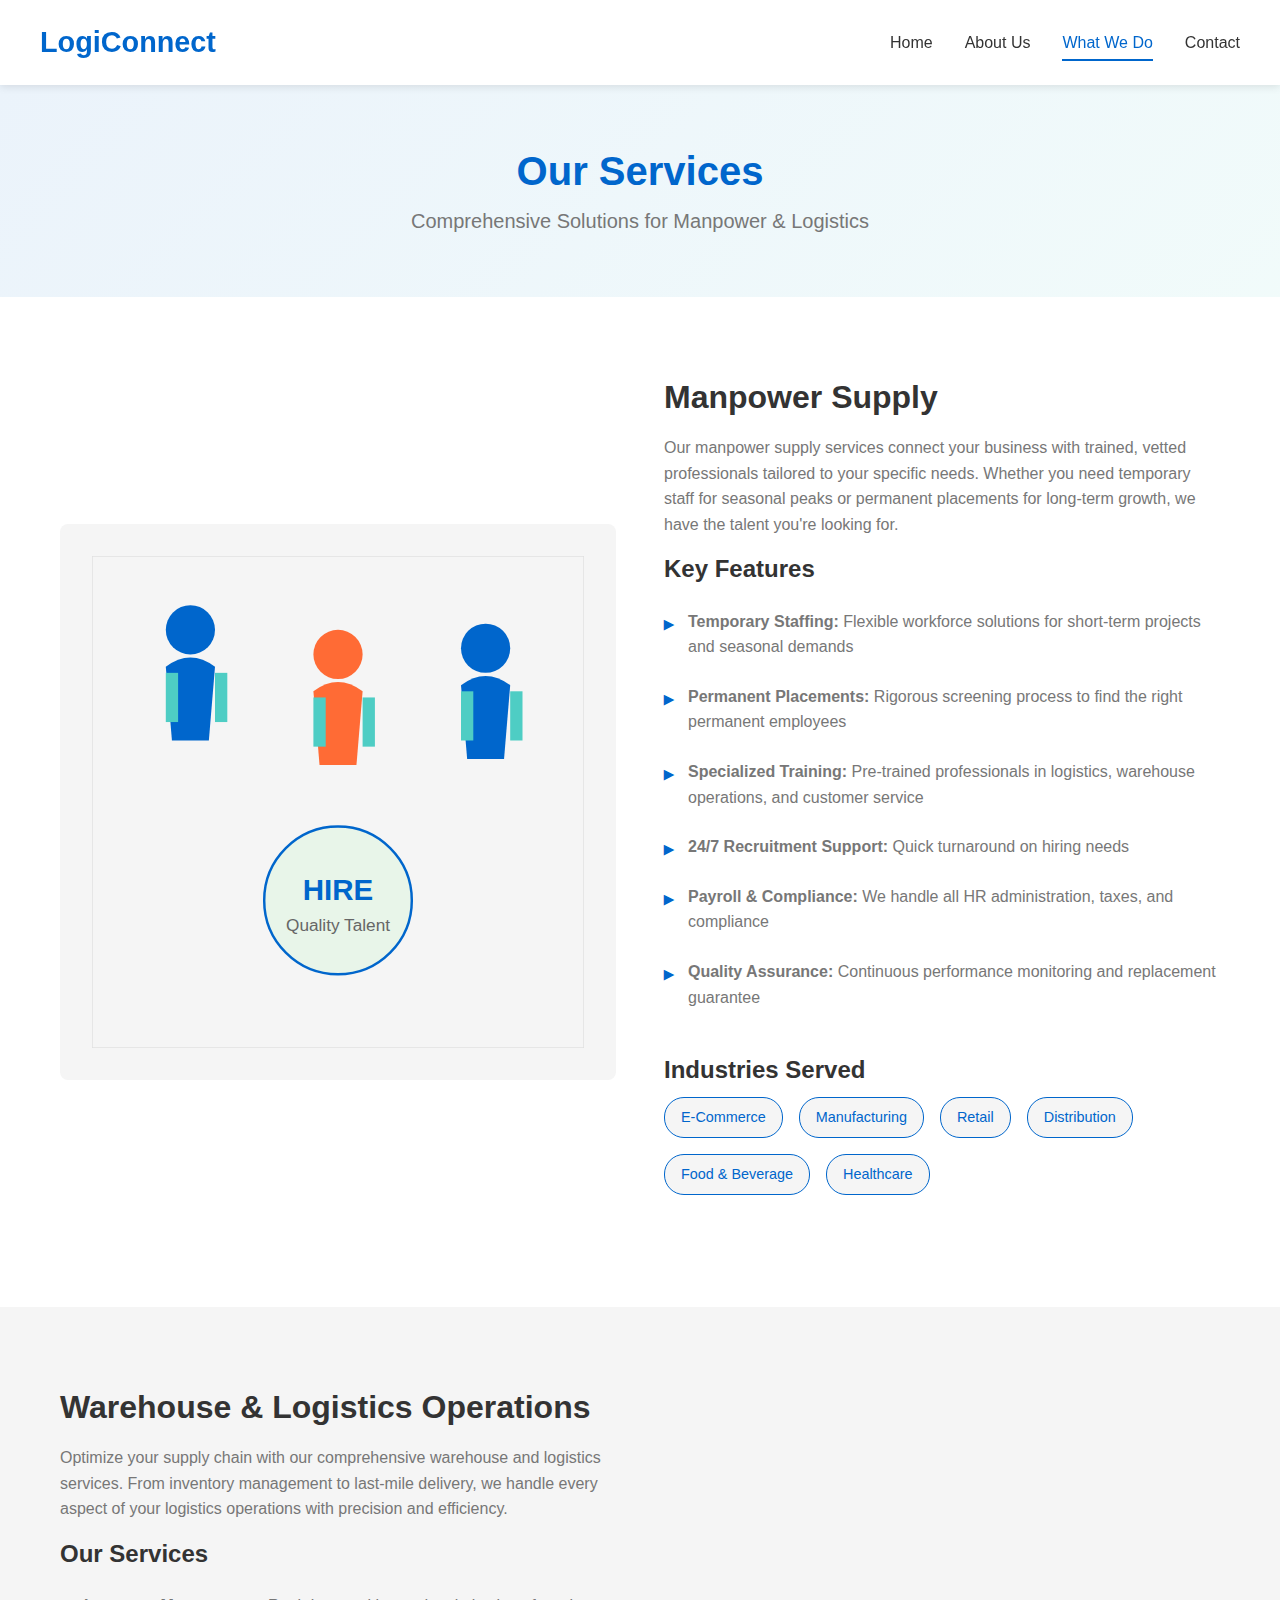
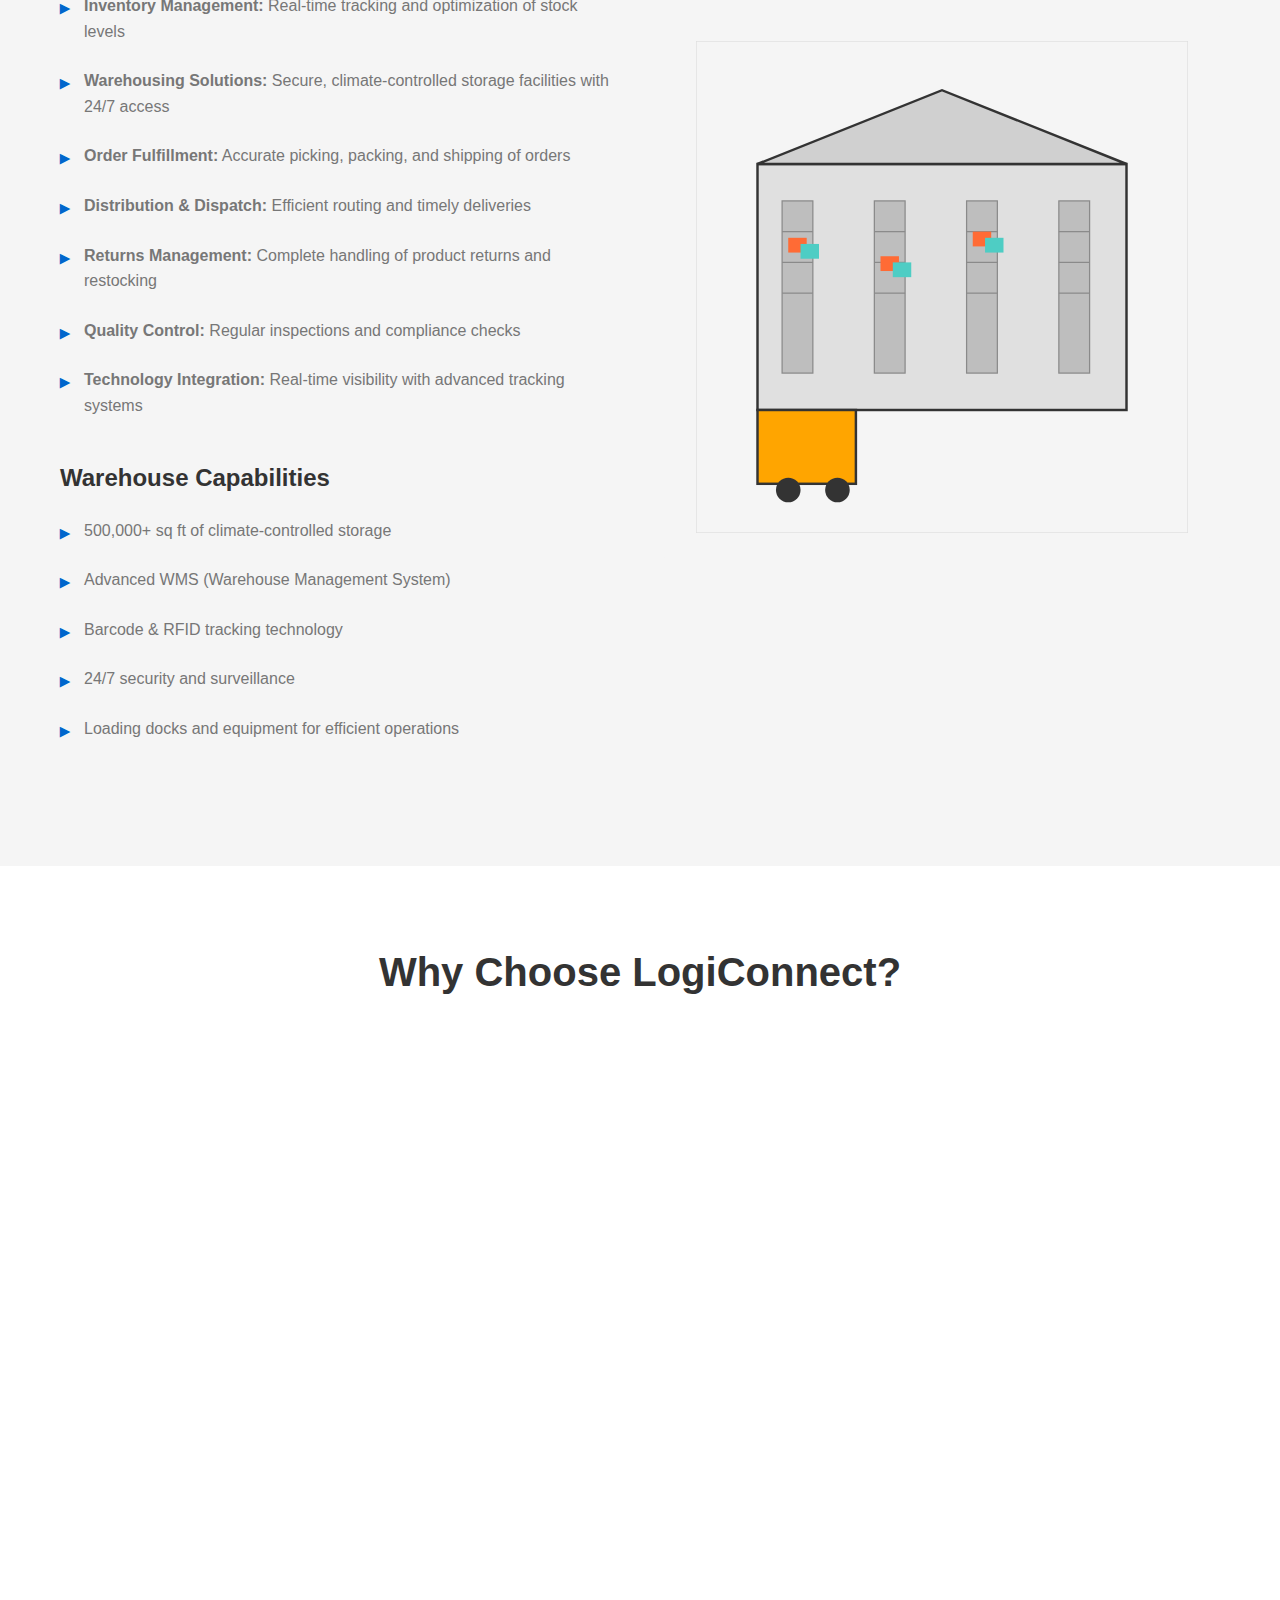
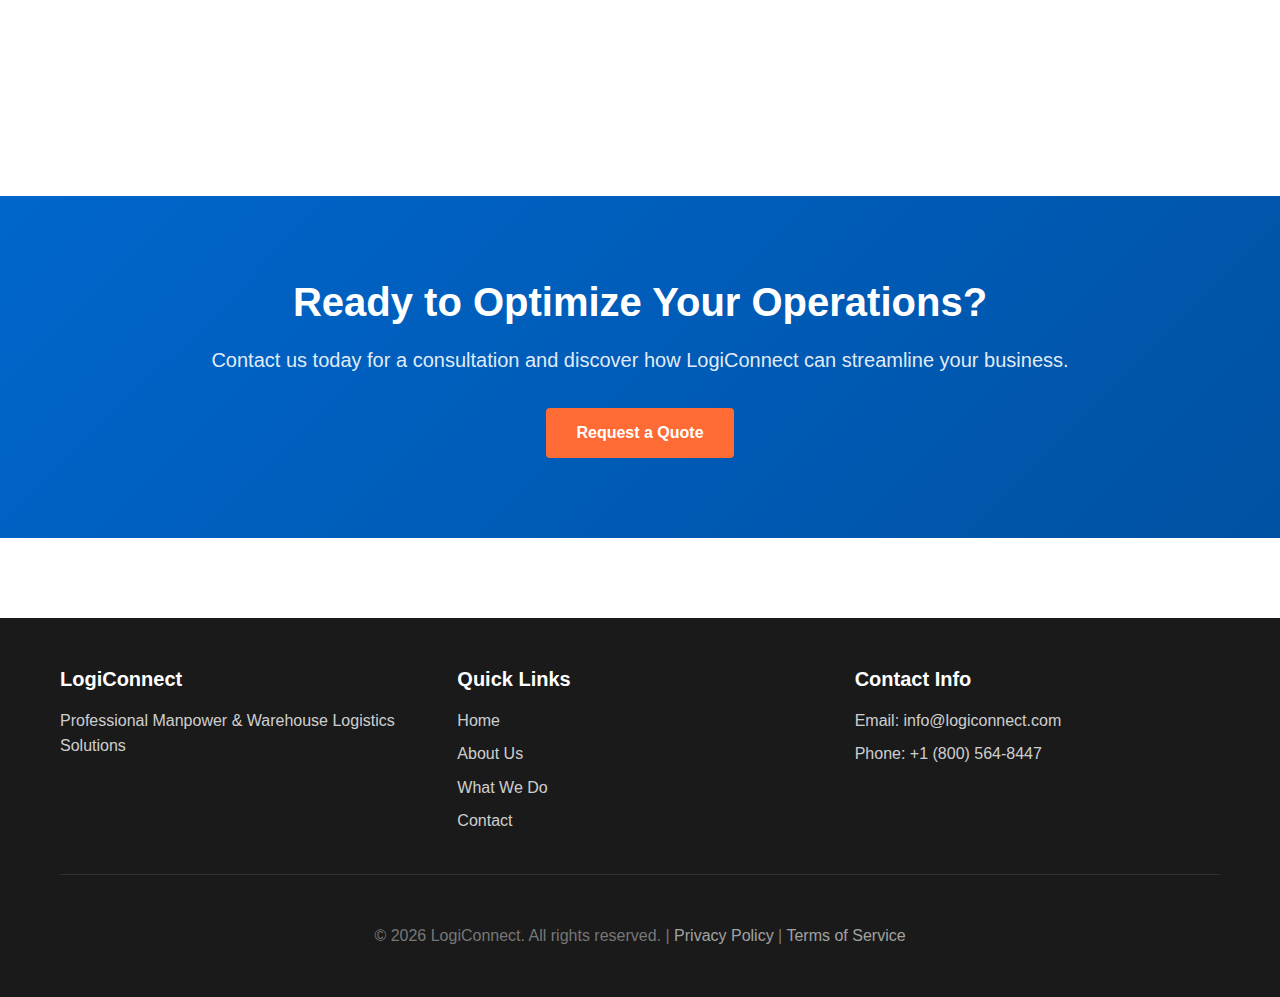
<file: services.html>
<!DOCTYPE html>
<html lang="en">
<head>
    <meta charset="UTF-8">
    <meta name="viewport" content="width=device-width, initial-scale=1.0">
    <meta name="description" content="LogiConnect Services - Manpower Supply & Warehouse Logistics Operations">
    <meta name="keywords" content="manpower supply, warehouse operations, logistics services">
    <title>What We Do | LogiConnect</title>
    <link rel="stylesheet" href="css/styles.css">
</head>
<body>
    <!-- Navigation Header -->
    <header class="navbar">
        <div class="container navbar-container">
            <div class="logo">
                <h1>LogiConnect</h1>
            </div>
            <button class="mobile-menu-btn" id="mobileMenuBtn">
                <span></span>
                <span></span>
                <span></span>
            </button>
            <nav class="nav-menu" id="navMenu">
                <a href="index.html" class="nav-link">Home</a>
                <a href="about.html" class="nav-link">About Us</a>
                <a href="services.html" class="nav-link active">What We Do</a>
                <a href="contact.html" class="nav-link">Contact</a>
            </nav>
        </div>
    </header>

    <!-- Page Hero -->
    <section class="page-hero">
        <div class="container">
            <h2 class="page-title">Our Services</h2>
            <p class="page-subtitle">Comprehensive Solutions for Manpower & Logistics</p>
        </div>
    </section>

    <!-- Service 1: Manpower Supply -->
    <section class="service-section section-padding">
        <div class="container">
            <div class="two-column">
                <div class="image-placeholder">
                    <svg viewBox="0 0 400 400" xmlns="http://www.w3.org/2000/svg">
                        <rect width="400" height="400" fill="#F5F5F5" stroke="#DDD" stroke-width="1"/>
                        
                        <!-- Multiple professionals -->
                        <!-- Person 1 -->
                        <circle cx="80" cy="60" r="20" fill="#0066CC"/>
                        <path d="M 60 90 Q 80 75 100 90 L 95 150 L 65 150 Z" fill="#0066CC"/>
                        <rect x="60" y="95" width="10" height="40" fill="#4ECDC4"/>
                        <rect x="100" y="95" width="10" height="40" fill="#4ECDC4"/>
                        
                        <!-- Person 2 -->
                        <circle cx="200" cy="80" r="20" fill="#FF6B35"/>
                        <path d="M 180 110 Q 200 95 220 110 L 215 170 L 185 170 Z" fill="#FF6B35"/>
                        <rect x="180" y="115" width="10" height="40" fill="#4ECDC4"/>
                        <rect x="220" y="115" width="10" height="40" fill="#4ECDC4"/>
                        
                        <!-- Person 3 -->
                        <circle cx="320" cy="75" r="20" fill="#0066CC"/>
                        <path d="M 300 105 Q 320 90 340 105 L 335 165 L 305 165 Z" fill="#0066CC"/>
                        <rect x="300" y="110" width="10" height="40" fill="#4ECDC4"/>
                        <rect x="340" y="110" width="10" height="40" fill="#4ECDC4"/>
                        
                        <!-- Hiring badge -->
                        <circle cx="200" cy="280" r="60" fill="#E8F5E9" stroke="#0066CC" stroke-width="2"/>
                        <text x="200" y="280" font-size="24" font-weight="bold" text-anchor="middle" fill="#0066CC">HIRE</text>
                        <text x="200" y="305" font-size="14" text-anchor="middle" fill="#666">Quality Talent</text>
                    </svg>
                </div>
                <div class="content">
                    <h2>Manpower Supply</h2>
                    <p>Our manpower supply services connect your business with trained, vetted professionals tailored to your specific needs. Whether you need temporary staff for seasonal peaks or permanent placements for long-term growth, we have the talent you're looking for.</p>
                    
                    <h3>Key Features</h3>
                    <ul class="feature-list">
                        <li><strong>Temporary Staffing:</strong> Flexible workforce solutions for short-term projects and seasonal demands</li>
                        <li><strong>Permanent Placements:</strong> Rigorous screening process to find the right permanent employees</li>
                        <li><strong>Specialized Training:</strong> Pre-trained professionals in logistics, warehouse operations, and customer service</li>
                        <li><strong>24/7 Recruitment Support:</strong> Quick turnaround on hiring needs</li>
                        <li><strong>Payroll & Compliance:</strong> We handle all HR administration, taxes, and compliance</li>
                        <li><strong>Quality Assurance:</strong> Continuous performance monitoring and replacement guarantee</li>
                    </ul>

                    <h3>Industries Served</h3>
                    <div class="industry-tags">
                        <span class="tag">E-Commerce</span>
                        <span class="tag">Manufacturing</span>
                        <span class="tag">Retail</span>
                        <span class="tag">Distribution</span>
                        <span class="tag">Food & Beverage</span>
                        <span class="tag">Healthcare</span>
                    </div>
                </div>
            </div>
        </div>
    </section>

    <!-- Service 2: Warehouse & Logistics -->
    <section class="service-section section-padding bg-light">
        <div class="container">
            <div class="two-column reverse">
                <div class="image-placeholder">
                    <svg viewBox="0 0 400 400" xmlns="http://www.w3.org/2000/svg">
                        <rect width="400" height="400" fill="#F5F5F5" stroke="#DDD" stroke-width="1"/>
                        
                        <!-- Warehouse structure -->
                        <rect x="50" y="100" width="300" height="200" fill="#E0E0E0" stroke="#333" stroke-width="2"/>
                        
                        <!-- Roof -->
                        <polygon points="50,100 200,40 350,100" fill="#D0D0D0" stroke="#333" stroke-width="2"/>
                        
                        <!-- Shelving units -->
                        <g opacity="0.7">
                            <rect x="70" y="130" width="25" height="140" fill="#B0B0B0" stroke="#666" stroke-width="1"/>
                            <line x1="70" y1="155" x2="95" y2="155" stroke="#666" stroke-width="1"/>
                            <line x1="70" y1="180" x2="95" y2="180" stroke="#666" stroke-width="1"/>
                            <line x1="70" y1="205" x2="95" y2="205" stroke="#666" stroke-width="1"/>
                            
                            <rect x="145" y="130" width="25" height="140" fill="#B0B0B0" stroke="#666" stroke-width="1"/>
                            <line x1="145" y1="155" x2="170" y2="155" stroke="#666" stroke-width="1"/>
                            <line x1="145" y1="180" x2="170" y2="180" stroke="#666" stroke-width="1"/>
                            <line x1="145" y1="205" x2="170" y2="205" stroke="#666" stroke-width="1"/>
                            
                            <rect x="220" y="130" width="25" height="140" fill="#B0B0B0" stroke="#666" stroke-width="1"/>
                            <line x1="220" y1="155" x2="245" y2="155" stroke="#666" stroke-width="1"/>
                            <line x1="220" y1="180" x2="245" y2="180" stroke="#666" stroke-width="1"/>
                            <line x1="220" y1="205" x2="245" y2="205" stroke="#666" stroke-width="1"/>
                            
                            <rect x="295" y="130" width="25" height="140" fill="#B0B0B0" stroke="#666" stroke-width="1"/>
                            <line x1="295" y1="155" x2="320" y2="155" stroke="#666" stroke-width="1"/>
                            <line x1="295" y1="180" x2="320" y2="180" stroke="#666" stroke-width="1"/>
                            <line x1="295" y1="205" x2="320" y2="205" stroke="#666" stroke-width="1"/>
                        </g>
                        
                        <!-- Packages on shelves -->
                        <rect x="75" y="160" width="15" height="12" fill="#FF6B35"/>
                        <rect x="85" y="165" width="15" height="12" fill="#4ECDC4"/>
                        <rect x="150" y="175" width="15" height="12" fill="#FF6B35"/>
                        <rect x="160" y="180" width="15" height="12" fill="#4ECDC4"/>
                        <rect x="225" y="155" width="15" height="12" fill="#FF6B35"/>
                        <rect x="235" y="160" width="15" height="12" fill="#4ECDC4"/>
                        
                        <!-- Truck at loading dock -->
                        <rect x="50" y="300" width="80" height="60" fill="#FFA500" stroke="#333" stroke-width="2"/>
                        <circle cx="75" cy="365" r="10" fill="#333"/>
                        <circle cx="115" cy="365" r="10" fill="#333"/>
                    </svg>
                </div>
                <div class="content">
                    <h2>Warehouse & Logistics Operations</h2>
                    <p>Optimize your supply chain with our comprehensive warehouse and logistics services. From inventory management to last-mile delivery, we handle every aspect of your logistics operations with precision and efficiency.</p>
                    
                    <h3>Our Services</h3>
                    <ul class="feature-list">
                        <li><strong>Inventory Management:</strong> Real-time tracking and optimization of stock levels</li>
                        <li><strong>Warehousing Solutions:</strong> Secure, climate-controlled storage facilities with 24/7 access</li>
                        <li><strong>Order Fulfillment:</strong> Accurate picking, packing, and shipping of orders</li>
                        <li><strong>Distribution & Dispatch:</strong> Efficient routing and timely deliveries</li>
                        <li><strong>Returns Management:</strong> Complete handling of product returns and restocking</li>
                        <li><strong>Quality Control:</strong> Regular inspections and compliance checks</li>
                        <li><strong>Technology Integration:</strong> Real-time visibility with advanced tracking systems</li>
                    </ul>

                    <h3>Warehouse Capabilities</h3>
                    <ul class="feature-list">
                        <li>500,000+ sq ft of climate-controlled storage</li>
                        <li>Advanced WMS (Warehouse Management System)</li>
                        <li>Barcode & RFID tracking technology</li>
                        <li>24/7 security and surveillance</li>
                        <li>Loading docks and equipment for efficient operations</li>
                    </ul>
                </div>
            </div>
        </div>
    </section>

    <!-- Service Comparison -->
    <section class="section-padding">
        <div class="container">
            <h2 class="section-title text-center">Why Choose LogiConnect?</h2>
            <div class="benefits-grid">
                <div class="benefit-card fade-in-on-scroll">
                    <div class="benefit-icon">
                        <svg viewBox="0 0 100 100" xmlns="http://www.w3.org/2000/svg">
                            <!-- 24/7 -->
                            <circle cx="50" cy="50" r="40" fill="none" stroke="#0066CC" stroke-width="2"/>
                            <text x="50" y="60" font-size="32" font-weight="bold" text-anchor="middle" fill="#0066CC">24/7</text>
                        </svg>
                    </div>
                    <h3>24/7 Operations</h3>
                    <p>Round-the-clock service availability to meet your business needs anytime, anywhere.</p>
                </div>

                <div class="benefit-card fade-in-on-scroll">
                    <div class="benefit-icon">
                        <svg viewBox="0 0 100 100" xmlns="http://www.w3.org/2000/svg">
                            <!-- Cost efficiency -->
                            <circle cx="50" cy="50" r="8" fill="#0066CC"/>
                            <path d="M 50 20 L 50 35 M 50 65 L 50 80" stroke="#0066CC" stroke-width="2"/>
                            <path d="M 35 50 L 65 50" stroke="#0066CC" stroke-width="2"/>
                        </svg>
                    </div>
                    <h3>Cost Efficiency</h3>
                    <p>Reduce operational costs through optimized processes and scalable solutions.</p>
                </div>

                <div class="benefit-card fade-in-on-scroll">
                    <div class="benefit-icon">
                        <svg viewBox="0 0 100 100" xmlns="http://www.w3.org/2000/svg">
                            <!-- Reliability -->
                            <path d="M 30 50 L 45 65 L 75 35" fill="none" stroke="#0066CC" stroke-width="3" stroke-linecap="round"/>
                        </svg>
                    </div>
                    <h3>Proven Reliability</h3>
                    <p>15+ years of industry experience with a 99.5% on-time delivery record.</p>
                </div>

                <div class="benefit-card fade-in-on-scroll">
                    <div class="benefit-icon">
                        <svg viewBox="0 0 100 100" xmlns="http://www.w3.org/2000/svg">
                            <!-- Scalability -->
                            <rect x="20" y="70" width="15" height="15" fill="#0066CC"/>
                            <rect x="40" y="55" width="15" height="30" fill="#0066CC"/>
                            <rect x="60" y="40" width="15" height="45" fill="#0066CC"/>
                        </svg>
                    </div>
                    <h3>Scalability</h3>
                    <p>Grow your operations without worrying about logistics infrastructure.</p>
                </div>

                <div class="benefit-card fade-in-on-scroll">
                    <div class="benefit-icon">
                        <svg viewBox="0 0 100 100" xmlns="http://www.w3.org/2000/svg">
                            <!-- Technology -->
                            <rect x="25" y="25" width="50" height="50" fill="none" stroke="#0066CC" stroke-width="2" rx="3"/>
                            <circle cx="50" cy="50" r="8" fill="#0066CC"/>
                            <line x1="50" y1="25" x2="50" y2="35" stroke="#0066CC" stroke-width="1.5"/>
                        </svg>
                    </div>
                    <h3>Advanced Technology</h3>
                    <p>Real-time tracking, automated systems, and data-driven insights.</p>
                </div>

                <div class="benefit-card fade-in-on-scroll">
                    <div class="benefit-icon">
                        <svg viewBox="0 0 100 100" xmlns="http://www.w3.org/2000/svg">
                            <!-- Support -->
                            <circle cx="50" cy="35" r="15" fill="#0066CC"/>
                            <path d="M 30 60 Q 50 50 70 60 L 65 80 L 35 80 Z" fill="#0066CC"/>
                        </svg>
                    </div>
                    <h3>Expert Support</h3>
                    <p>Dedicated account managers and experienced team ready to assist.</p>
                </div>
            </div>
        </div>
    </section>

    <!-- CTA Section -->
    <section class="cta-section">
        <div class="container cta-content">
            <h2>Ready to Optimize Your Operations?</h2>
            <p>Contact us today for a consultation and discover how LogiConnect can streamline your business.</p>
            <a href="contact.html" class="btn btn-secondary">Request a Quote</a>
        </div>
    </section>

    <!-- Footer -->
    <footer class="footer">
        <div class="container">
            <div class="footer-grid">
                <div class="footer-section">
                    <h4>LogiConnect</h4>
                    <p>Professional Manpower & Warehouse Logistics Solutions</p>
                </div>
                <div class="footer-section">
                    <h4>Quick Links</h4>
                    <ul>
                        <li><a href="index.html">Home</a></li>
                        <li><a href="about.html">About Us</a></li>
                        <li><a href="services.html">What We Do</a></li>
                        <li><a href="contact.html">Contact</a></li>
                    </ul>
                </div>
                <div class="footer-section">
                    <h4>Contact Info</h4>
                    <p>Email: <a href="mailto:info@logiconnect.com">info@logiconnect.com</a></p>
                    <p>Phone: <a href="tel:+1-800-LOGISTICS">+1 (800) 564-8447</a></p>
                </div>
            </div>
            <div class="footer-bottom">
                <p>&copy; 2026 LogiConnect. All rights reserved. | <a href="#">Privacy Policy</a> | <a href="#">Terms of Service</a></p>
            </div>
        </div>
    </footer>

    <script src="js/script.js"></script>
</body>
</html>
</file>
<file: css/styles.css>
/* ========================================
   LogiConnect Portfolio - Main Stylesheet
   Professional, Clean, Corporate Design
   ======================================== */

/* CSS Variables for consistent styling */
:root {
    --primary-color: #0066CC;
    --secondary-color: #FF6B35;
    --accent-color: #4ECDC4;
    --dark-bg: #1A1A1A;
    --light-bg: #F5F5F5;
    --gray-light: #E8E8E8;
    --gray-medium: #B0B0B0;
    --gray-dark: #666666;
    --text-dark: #333333;
    --text-light: #777777;
    --border-color: #E0E0E0;
    --shadow: 0 2px 8px rgba(0, 0, 0, 0.1);
    --shadow-lg: 0 8px 24px rgba(0, 0, 0, 0.12);
    --transition: all 0.3s cubic-bezier(0.4, 0, 0.2, 1);
    --font-serif: 'Georgia', serif;
    --font-sans: -apple-system, BlinkMacSystemFont, 'Segoe UI', Roboto, 'Helvetica Neue', sans-serif;
}

/* ========================================
   RESET & GLOBAL STYLES
   ======================================== */

* {
    margin: 0;
    padding: 0;
    box-sizing: border-box;
}

html {
    scroll-behavior: smooth;
}

body {
    font-family: var(--font-sans);
    line-height: 1.6;
    color: var(--text-dark);
    background-color: #FFFFFF;
}

a {
    color: var(--primary-color);
    text-decoration: none;
    transition: var(--transition);
}

a:hover {
    color: var(--secondary-color);
}

img {
    max-width: 100%;
    height: auto;
    display: block;
}

svg {
    max-width: 100%;
    height: auto;
}

/* ========================================
   TYPOGRAPHY
   ======================================== */

h1, h2, h3, h4, h5, h6 {
    font-weight: 600;
    line-height: 1.3;
    color: var(--text-dark);
    margin-bottom: 0.5em;
}

h1 {
    font-size: 2.5rem;
}

h2 {
    font-size: 2rem;
}

h3 {
    font-size: 1.5rem;
}

h4 {
    font-size: 1.25rem;
}

p {
    margin-bottom: 1rem;
    color: var(--text-light);
    font-size: 1rem;
}

/* ========================================
   LAYOUT & SPACING
   ======================================== */

.container {
    max-width: 1200px;
    margin: 0 auto;
    padding: 0 20px;
}

.section-padding {
    padding: 80px 0;
}

.bg-light {
    background-color: var(--light-bg);
}

/* ========================================
   HEADER & NAVIGATION
   ======================================== */

.navbar {
    background-color: #FFFFFF;
    box-shadow: var(--shadow);
    position: sticky;
    top: 0;
    z-index: 1000;
}

.navbar-container {
    display: flex;
    justify-content: space-between;
    align-items: center;
    padding: 1.5rem 0;
}

.logo h1 {
    font-size: 1.8rem;
    color: var(--primary-color);
    margin: 0;
}

.nav-menu {
    display: flex;
    gap: 2rem;
    list-style: none;
}

.nav-link {
    font-weight: 500;
    font-size: 1rem;
    color: var(--text-dark);
    position: relative;
    transition: color var(--transition);
}

.nav-link:hover,
.nav-link.active {
    color: var(--primary-color);
}

.nav-link.active::after {
    content: '';
    position: absolute;
    bottom: -5px;
    left: 0;
    width: 100%;
    height: 2px;
    background-color: var(--primary-color);
}

.mobile-menu-btn {
    display: none;
    flex-direction: column;
    background: none;
    border: none;
    cursor: pointer;
    gap: 5px;
}

.mobile-menu-btn span {
    width: 25px;
    height: 3px;
    background-color: var(--text-dark);
    border-radius: 2px;
    transition: var(--transition);
}

/* ========================================
   HERO SECTION
   ======================================== */

.hero {
    display: grid;
    grid-template-columns: 1fr 1fr;
    gap: 4rem;
    align-items: center;
    padding: 100px 0;
    background: linear-gradient(135deg, rgba(0, 102, 204, 0.03) 0%, rgba(78, 205, 196, 0.03) 100%);
}

.hero-content {
    z-index: 2;
}

.hero-title {
    font-size: 3rem;
    font-weight: 700;
    line-height: 1.2;
    margin-bottom: 1rem;
    color: var(--text-dark);
}

.hero-subtitle {
    font-size: 1.25rem;
    color: var(--text-light);
    margin-bottom: 2rem;
    font-weight: 300;
}

.hero-image {
    display: flex;
    justify-content: center;
    align-items: center;
    min-height: 400px;
}

.warehouse-icon {
    width: 100%;
    max-width: 400px;
    filter: drop-shadow(0 4px 12px rgba(0, 102, 204, 0.15));
}

/* ========================================
   BUTTONS
   ======================================== */

.btn {
    display: inline-block;
    padding: 12px 30px;
    font-weight: 600;
    border-radius: 4px;
    text-align: center;
    transition: var(--transition);
    border: none;
    cursor: pointer;
    font-size: 1rem;
    text-decoration: none;
}

.btn-primary {
    background-color: var(--primary-color);
    color: white;
}

.btn-primary:hover {
    background-color: #0052A3;
    transform: translateY(-2px);
    box-shadow: 0 4px 12px rgba(0, 102, 204, 0.3);
}

.btn-secondary {
    background-color: var(--secondary-color);
    color: white;
}

.btn-secondary:hover {
    background-color: #E55A25;
    transform: translateY(-2px);
    box-shadow: 0 4px 12px rgba(255, 107, 53, 0.3);
}

/* ========================================
   SECTION STYLES
   ======================================== */

.section-title {
    font-size: 2.5rem;
    text-align: center;
    margin-bottom: 3rem;
    color: var(--text-dark);
}

.text-center {
    text-align: center;
}

/* ========================================
   GRID LAYOUTS
   ======================================== */

.about-preview-grid {
    display: grid;
    grid-template-columns: repeat(auto-fit, minmax(280px, 1fr));
    gap: 2rem;
    margin-bottom: 0;
}

.about-card {
    background-color: var(--light-bg);
    padding: 2rem;
    border-radius: 8px;
    transition: var(--transition);
    border: 1px solid var(--border-color);
}

.about-card:hover {
    transform: translateY(-5px);
    box-shadow: var(--shadow-lg);
    border-color: var(--primary-color);
}

.about-card h3 {
    color: var(--primary-color);
    margin-bottom: 1rem;
}

/* ========================================
   SERVICES SECTION
   ======================================== */

.services-grid {
    display: grid;
    grid-template-columns: repeat(auto-fit, minmax(300px, 1fr));
    gap: 2rem;
}

.service-card {
    background-color: white;
    padding: 2.5rem;
    border-radius: 8px;
    border: 1px solid var(--border-color);
    transition: var(--transition);
    text-align: center;
}

.service-card:hover {
    box-shadow: var(--shadow-lg);
    transform: translateY(-8px);
    border-color: var(--primary-color);
}

.service-icon {
    width: 80px;
    height: 80px;
    margin: 0 auto 1.5rem;
    background-color: var(--light-bg);
    border-radius: 50%;
    display: flex;
    align-items: center;
    justify-content: center;
    transition: var(--transition);
}

.service-card:hover .service-icon {
    background-color: var(--primary-color);
}

.service-card:hover .service-icon svg {
    filter: brightness(0) invert(1);
}

.service-icon svg {
    width: 50%;
    height: 50%;
}

.service-card h3 {
    color: var(--primary-color);
    margin-bottom: 1rem;
}

.service-link {
    color: var(--primary-color);
    font-weight: 600;
    display: inline-block;
    margin-top: 1rem;
}

.service-link:hover {
    color: var(--secondary-color);
}

/* ========================================
   BLOG SECTION
   ======================================== */

.blog-grid {
    display: grid;
    grid-template-columns: repeat(auto-fit, minmax(300px, 1fr));
    gap: 2rem;
}

.blog-card {
    background-color: white;
    border-radius: 8px;
    overflow: hidden;
    border: 1px solid var(--border-color);
    transition: var(--transition);
    display: flex;
    flex-direction: column;
}

.blog-card:hover {
    box-shadow: var(--shadow-lg);
    transform: translateY(-8px);
}

.blog-image-placeholder {
    width: 100%;
    height: 200px;
    background-color: var(--light-bg);
    display: flex;
    align-items: center;
    justify-content: center;
    overflow: hidden;
}

.blog-content {
    padding: 1.5rem;
    flex-grow: 1;
    display: flex;
    flex-direction: column;
}

.blog-date {
    font-size: 0.875rem;
    color: var(--text-light);
    margin-bottom: 0.5rem;
}

.blog-card h3 {
    color: var(--text-dark);
    margin-bottom: 0.75rem;
    line-height: 1.4;
}

.blog-card p {
    margin-bottom: 1rem;
    flex-grow: 1;
}

.read-more {
    color: var(--primary-color);
    font-weight: 600;
    align-self: flex-start;
}

.read-more:hover {
    color: var(--secondary-color);
}

/* ========================================
   CTA SECTION
   ======================================== */

.cta-section {
    background: linear-gradient(135deg, var(--primary-color) 0%, #0052A3 100%);
    color: white;
    padding: 80px 0;
    text-align: center;
}

.cta-content h2 {
    font-size: 2.5rem;
    margin-bottom: 1rem;
    color: white;
}

.cta-content p {
    font-size: 1.25rem;
    margin-bottom: 2rem;
    color: rgba(255, 255, 255, 0.9);
}

/* ========================================
   TWO COLUMN LAYOUTS
   ======================================== */

.two-column {
    display: grid;
    grid-template-columns: 1fr 1fr;
    gap: 3rem;
    align-items: center;
}

.two-column.reverse {
    direction: rtl;
}

.two-column.reverse > * {
    direction: ltr;
}

.image-placeholder {
    background-color: var(--light-bg);
    border-radius: 8px;
    padding: 2rem;
    display: flex;
    align-items: center;
    justify-content: center;
    min-height: 400px;
}

/* ========================================
   PAGE HERO SECTION
   ======================================== */

.page-hero {
    background: linear-gradient(135deg, rgba(0, 102, 204, 0.08) 0%, rgba(78, 205, 196, 0.08) 100%);
    padding: 60px 0;
    text-align: center;
}

.page-title {
    font-size: 2.5rem;
    margin-bottom: 0.5rem;
    color: var(--primary-color);
}

.page-subtitle {
    font-size: 1.25rem;
    color: var(--text-light);
    margin: 0;
}

/* ========================================
   VALUES SECTION
   ======================================== */

.values-grid {
    display: grid;
    grid-template-columns: repeat(auto-fit, minmax(300px, 1fr));
    gap: 2rem;
}

.value-card {
    background-color: white;
    padding: 2.5rem;
    border-radius: 8px;
    border: 1px solid var(--border-color);
    text-align: center;
    transition: var(--transition);
}

.value-card:hover {
    box-shadow: var(--shadow-lg);
    transform: translateY(-8px);
    border-color: var(--primary-color);
}

.value-icon {
    width: 100px;
    height: 100px;
    margin: 0 auto 1.5rem;
    background-color: var(--light-bg);
    border-radius: 50%;
    display: flex;
    align-items: center;
    justify-content: center;
    transition: var(--transition);
}

.value-card:hover .value-icon {
    background-color: var(--primary-color);
}

.value-icon svg {
    width: 60%;
    height: 60%;
    transition: var(--transition);
}

.value-card:hover .value-icon svg {
    filter: brightness(0) invert(1);
}

.value-card h3 {
    color: var(--primary-color);
    margin-bottom: 1rem;
}

/* ========================================
   TEAM SECTION
   ======================================== */

.team-grid {
    display: grid;
    grid-template-columns: repeat(auto-fit, minmax(280px, 1fr));
    gap: 2rem;
}

.team-card {
    background-color: white;
    border-radius: 8px;
    overflow: hidden;
    border: 1px solid var(--border-color);
    text-align: center;
    transition: var(--transition);
}

.team-card:hover {
    box-shadow: var(--shadow-lg);
    transform: translateY(-8px);
}

.team-image {
    width: 100%;
    height: 250px;
    background-color: var(--light-bg);
    display: flex;
    align-items: center;
    justify-content: center;
}

.team-image svg {
    width: 80%;
    height: 80%;
}

.team-card h3 {
    margin-top: 1.5rem;
    color: var(--primary-color);
}

.role {
    color: var(--secondary-color);
    font-weight: 600;
    margin: 0.5rem 0 1rem 0;
}

.team-card p {
    padding: 0 1.5rem;
    font-size: 0.95rem;
    color: var(--text-light);
    padding-bottom: 1.5rem;
}

/* ========================================
   COMPLIANCE SECTION
   ======================================== */

.compliance-content {
    display: grid;
    grid-template-columns: repeat(auto-fit, minmax(300px, 1fr));
    gap: 2rem;
}

.compliance-card {
    background-color: var(--light-bg);
    padding: 2rem;
    border-radius: 8px;
    border-left: 4px solid var(--primary-color);
    transition: var(--transition);
}

.compliance-card:hover {
    box-shadow: var(--shadow-lg);
    transform: translateX(5px);
}

.compliance-card h3 {
    color: var(--primary-color);
    margin-bottom: 1rem;
}

.compliance-list {
    list-style: none;
    padding: 0;
}

.compliance-list li {
    padding: 0.5rem 0;
    padding-left: 1.5rem;
    position: relative;
    color: var(--text-light);
}

.compliance-list li:before {
    content: '✓';
    position: absolute;
    left: 0;
    color: var(--primary-color);
    font-weight: bold;
}

/* ========================================
   SERVICE PAGE LAYOUTS
   ======================================== */

.service-section {
    background-color: white;
}

.service-section:nth-child(even) {
    background-color: var(--light-bg);
}

.feature-list {
    list-style: none;
    padding: 0;
    margin-bottom: 2rem;
}

.feature-list li {
    padding: 0.75rem 0;
    padding-left: 1.5rem;
    position: relative;
    color: var(--text-light);
    line-height: 1.6;
}

.feature-list li:before {
    content: '▸';
    position: absolute;
    left: 0;
    color: var(--primary-color);
    font-weight: bold;
    font-size: 1.2rem;
}

.industry-tags {
    display: flex;
    flex-wrap: wrap;
    gap: 1rem;
    margin-bottom: 2rem;
}

.tag {
    background-color: var(--light-bg);
    color: var(--primary-color);
    padding: 0.5rem 1rem;
    border-radius: 20px;
    font-size: 0.9rem;
    border: 1px solid var(--primary-color);
    transition: var(--transition);
}

.tag:hover {
    background-color: var(--primary-color);
    color: white;
}

/* ========================================
   BENEFITS GRID
   ======================================== */

.benefits-grid {
    display: grid;
    grid-template-columns: repeat(auto-fit, minmax(250px, 1fr));
    gap: 2rem;
}

.benefit-card {
    background-color: white;
    padding: 2rem;
    border-radius: 8px;
    border: 1px solid var(--border-color);
    text-align: center;
    transition: var(--transition);
}

.benefit-card:hover {
    box-shadow: var(--shadow-lg);
    transform: translateY(-8px);
    border-color: var(--primary-color);
}

.benefit-icon {
    width: 70px;
    height: 70px;
    margin: 0 auto 1rem;
    background-color: var(--light-bg);
    border-radius: 50%;
    display: flex;
    align-items: center;
    justify-content: center;
}

.benefit-icon svg {
    width: 60%;
    height: 60%;
}

.benefit-card h3 {
    color: var(--primary-color);
    margin-bottom: 0.75rem;
}

/* ========================================
   CONTACT PAGE
   ======================================== */

.contact-grid {
    display: grid;
    grid-template-columns: 1fr 1fr;
    gap: 3rem;
}

.contact-form-section,
.contact-info-section {
    padding: 2rem;
    background-color: var(--light-bg);
    border-radius: 8px;
}

.contact-form {
    display: flex;
    flex-direction: column;
}

.form-group {
    margin-bottom: 1.5rem;
    display: flex;
    flex-direction: column;
}

.form-group label {
    font-weight: 600;
    margin-bottom: 0.5rem;
    color: var(--text-dark);
}

.form-group input,
.form-group select,
.form-group textarea {
    padding: 12px;
    border: 1px solid var(--border-color);
    border-radius: 4px;
    font-family: var(--font-sans);
    font-size: 1rem;
    transition: var(--transition);
}

.form-group input:focus,
.form-group select:focus,
.form-group textarea:focus {
    outline: none;
    border-color: var(--primary-color);
    box-shadow: 0 0 0 3px rgba(0, 102, 204, 0.1);
}

.form-message {
    margin-top: 1rem;
    padding: 1rem;
    border-radius: 4px;
    text-align: center;
    display: none;
}

.form-message.success {
    background-color: #E8F5E9;
    color: #2E7D32;
    display: block;
}

.form-message.error {
    background-color: #FFEBEE;
    color: #C62828;
    display: block;
}

.info-card {
    margin-bottom: 2rem;
}

.info-card h3 {
    color: var(--primary-color);
    margin-bottom: 0.75rem;
}

.info-card p {
    margin-bottom: 0.5rem;
    color: var(--text-light);
}

.note {
    font-size: 0.9rem;
    font-style: italic;
}

.social-section h3 {
    color: var(--primary-color);
    margin-bottom: 1rem;
}

.social-links {
    display: flex;
    gap: 1rem;
}

.social-link {
    display: inline-flex;
    width: 40px;
    height: 40px;
    background-color: var(--primary-color);
    border-radius: 50%;
    align-items: center;
    justify-content: center;
    transition: var(--transition);
}

.social-link:hover {
    background-color: var(--secondary-color);
    transform: translateY(-3px);
}

.social-link svg {
    width: 60%;
    height: 60%;
    fill: white;
}

/* ========================================
   SERVICE AREAS
   ======================================== */

.service-areas {
    display: grid;
    grid-template-columns: repeat(auto-fit, minmax(250px, 1fr));
    gap: 2rem;
}

.area-box {
    background-color: white;
    padding: 2rem;
    border-radius: 8px;
    border: 2px solid var(--border-color);
    text-align: center;
    transition: var(--transition);
}

.area-box:hover {
    border-color: var(--primary-color);
    box-shadow: var(--shadow-lg);
    transform: translateY(-5px);
}

.area-box h3 {
    color: var(--primary-color);
    margin-bottom: 0.75rem;
}

.area-box p {
    font-size: 0.95rem;
    color: var(--text-light);
}

/* ========================================
   FAQ SECTION
   ======================================== */

.faq-container {
    max-width: 800px;
    margin: 0 auto;
}

.faq-item {
    margin-bottom: 2rem;
    padding-bottom: 2rem;
    border-bottom: 1px solid var(--border-color);
    transition: var(--transition);
}

.faq-item:last-child {
    border-bottom: none;
}

.faq-question {
    cursor: pointer;
    color: var(--primary-color);
    font-weight: 600;
    margin: 0;
    display: flex;
    align-items: center;
    gap: 1rem;
    padding: 1rem 0;
}

.faq-question:hover {
    color: var(--secondary-color);
}

.faq-answer {
    color: var(--text-light);
    line-height: 1.8;
    margin: 0;
}

/* ========================================
   FOOTER
   ======================================== */

.footer {
    background-color: var(--dark-bg);
    color: white;
    padding: 3rem 0 1rem;
    margin-top: 5rem;
}

.footer-grid {
    display: grid;
    grid-template-columns: repeat(auto-fit, minmax(250px, 1fr));
    gap: 2rem;
    margin-bottom: 2rem;
    padding-bottom: 2rem;
    border-bottom: 1px solid rgba(255, 255, 255, 0.1);
}

.footer-section h4 {
    color: white;
    margin-bottom: 1rem;
}

.footer-section p {
    color: rgba(255, 255, 255, 0.8);
    margin-bottom: 0.5rem;
}

.footer-section ul {
    list-style: none;
    padding: 0;
}

.footer-section ul li {
    margin-bottom: 0.5rem;
}

.footer-section a {
    color: rgba(255, 255, 255, 0.8);
    transition: var(--transition);
}

.footer-section a:hover {
    color: var(--accent-color);
}

.footer-bottom {
    text-align: center;
    padding: 1rem 0;
    color: rgba(255, 255, 255, 0.6);
    font-size: 0.9rem;
}

.footer-bottom a {
    color: rgba(255, 255, 255, 0.6);
}

.footer-bottom a:hover {
    color: var(--accent-color);
}

/* ========================================
   ANIMATIONS
   ======================================== */

@keyframes fadeInUp {
    from {
        opacity: 0;
        transform: translateY(30px);
    }
    to {
        opacity: 1;
        transform: translateY(0);
    }
}

@keyframes fadeIn {
    from {
        opacity: 0;
    }
    to {
        opacity: 1;
    }
}

@keyframes slideInLeft {
    from {
        opacity: 0;
        transform: translateX(-30px);
    }
    to {
        opacity: 1;
        transform: translateX(0);
    }
}

.fade-in-on-scroll {
    opacity: 0;
    animation: fadeInUp 0.6s ease-out forwards;
}

/* ========================================
   RESPONSIVE DESIGN
   ======================================== */

/* Tablet (768px and below) */
@media (max-width: 768px) {
    h1 {
        font-size: 2rem;
    }

    h2 {
        font-size: 1.5rem;
    }

    h3 {
        font-size: 1.25rem;
    }

    .section-padding {
        padding: 50px 0;
    }

    .section-title {
        font-size: 1.75rem;
        margin-bottom: 2rem;
    }

    /* Navigation */
    .mobile-menu-btn {
        display: flex;
    }

    .nav-menu {
        display: none;
        position: absolute;
        top: 100%;
        left: 0;
        right: 0;
        flex-direction: column;
        background-color: white;
        padding: 1rem;
        box-shadow: var(--shadow-lg);
        gap: 1rem;
    }

    .nav-menu.active {
        display: flex;
    }

    .nav-link {
        padding: 0.75rem;
        border-radius: 4px;
    }

    .nav-link:hover {
        background-color: var(--light-bg);
    }

    .nav-link.active::after {
        display: none;
    }

    /* Hero Section */
    .hero {
        grid-template-columns: 1fr;
        gap: 2rem;
        padding: 60px 0;
    }

    .hero-title {
        font-size: 2rem;
    }

    .hero-subtitle {
        font-size: 1rem;
    }

    .hero-image {
        min-height: 300px;
    }

    /* Two Column Layout */
    .two-column,
    .two-column.reverse {
        grid-template-columns: 1fr;
        direction: ltr;
        gap: 2rem;
    }

    .two-column.reverse > * {
        direction: ltr;
    }

    .image-placeholder {
        min-height: 300px;
    }

    /* Contact Grid */
    .contact-grid {
        grid-template-columns: 1fr;
        gap: 2rem;
    }

    .page-title {
        font-size: 1.75rem;
    }

    .page-subtitle {
        font-size: 1rem;
    }

    /* CTA Section */
    .cta-content h2 {
        font-size: 1.75rem;
    }

    .cta-content p {
        font-size: 1rem;
    }

    /* Footer */
    .footer-grid {
        grid-template-columns: 1fr;
    }
}

/* Mobile (480px and below) */
@media (max-width: 480px) {
    .container {
        padding: 0 15px;
    }

    h1 {
        font-size: 1.5rem;
    }

    h2 {
        font-size: 1.25rem;
    }

    h3 {
        font-size: 1rem;
    }

    .section-padding {
        padding: 40px 0;
    }

    .section-title {
        font-size: 1.5rem;
        margin-bottom: 1.5rem;
    }

    .navbar-container {
        padding: 1rem 0;
    }

    .logo h1 {
        font-size: 1.3rem;
    }

    .nav-menu {
        position: fixed;
        top: 60px;
        left: 0;
        right: 0;
        bottom: 0;
        overflow-y: auto;
        border-radius: 0;
    }

    .hero-title {
        font-size: 1.5rem;
        margin-bottom: 0.75rem;
    }

    .hero-subtitle {
        font-size: 0.95rem;
    }

    .hero-image {
        min-height: 250px;
    }

    .about-preview-grid,
    .services-grid,
    .blog-grid,
    .values-grid,
    .team-grid,
    .compliance-content,
    .benefits-grid,
    .service-areas {
        grid-template-columns: 1fr;
    }

    .btn {
        padding: 10px 20px;
        font-size: 0.95rem;
    }

    .feature-list {
        padding-left: 0;
    }

    .feature-list li {
        padding-left: 1.25rem;
    }

    .form-group input,
    .form-group select,
    .form-group textarea {
        padding: 10px;
        font-size: 16px; /* Prevents zoom on iOS */
    }

    .social-links {
        justify-content: center;
    }

    .page-title {
        font-size: 1.5rem;
    }

    .page-subtitle {
        font-size: 0.95rem;
    }

    .cta-content h2 {
        font-size: 1.5rem;
        margin-bottom: 0.75rem;
    }

    .cta-content p {
        font-size: 0.95rem;
        margin-bottom: 1.5rem;
    }

    .blog-card p {
        display: -webkit-box;
        -webkit-line-clamp: 3;
        line-clamp: 3;
        -webkit-box-orient: vertical;
        overflow: hidden;
    }
}

/* ========================================
   UTILITY CLASSES
   ======================================== */

.text-center {
    text-align: center;
}

.mt-1 {
    margin-top: 0.5rem;
}

.mt-2 {
    margin-top: 1rem;
}

.mt-3 {
    margin-top: 1.5rem;
}

.mt-4 {
    margin-top: 2rem;
}

.mb-1 {
    margin-bottom: 0.5rem;
}

.mb-2 {
    margin-bottom: 1rem;
}

.mb-3 {
    margin-bottom: 1.5rem;
}

.mb-4 {
    margin-bottom: 2rem;
}

.opacity-50 {
    opacity: 0.5;
}

/* ========================================
   PRINT STYLES
   ======================================== */

@media print {
    .navbar,
    .footer,
    .cta-section,
    .mobile-menu-btn {
        display: none;
    }

    body {
        font-size: 12pt;
    }

    a {
        color: inherit;
        text-decoration: underline;
    }
}
</file>
